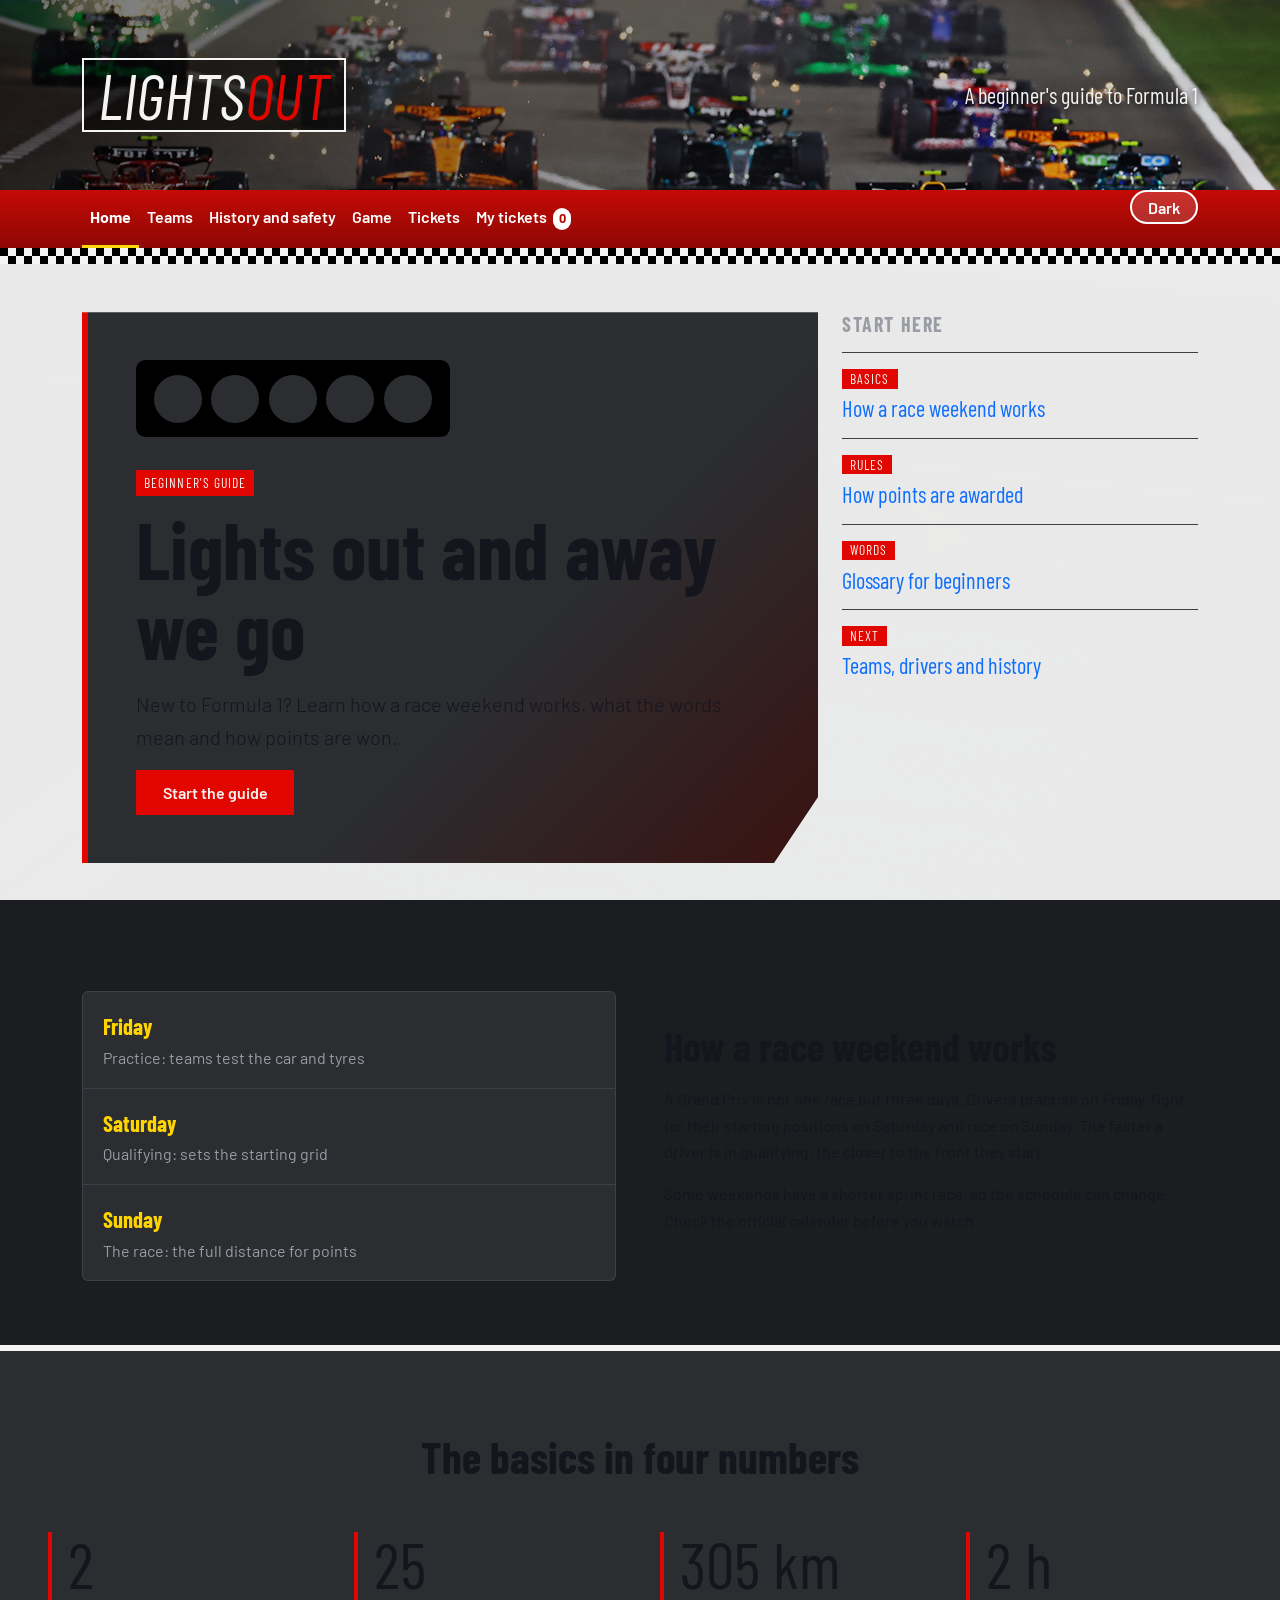
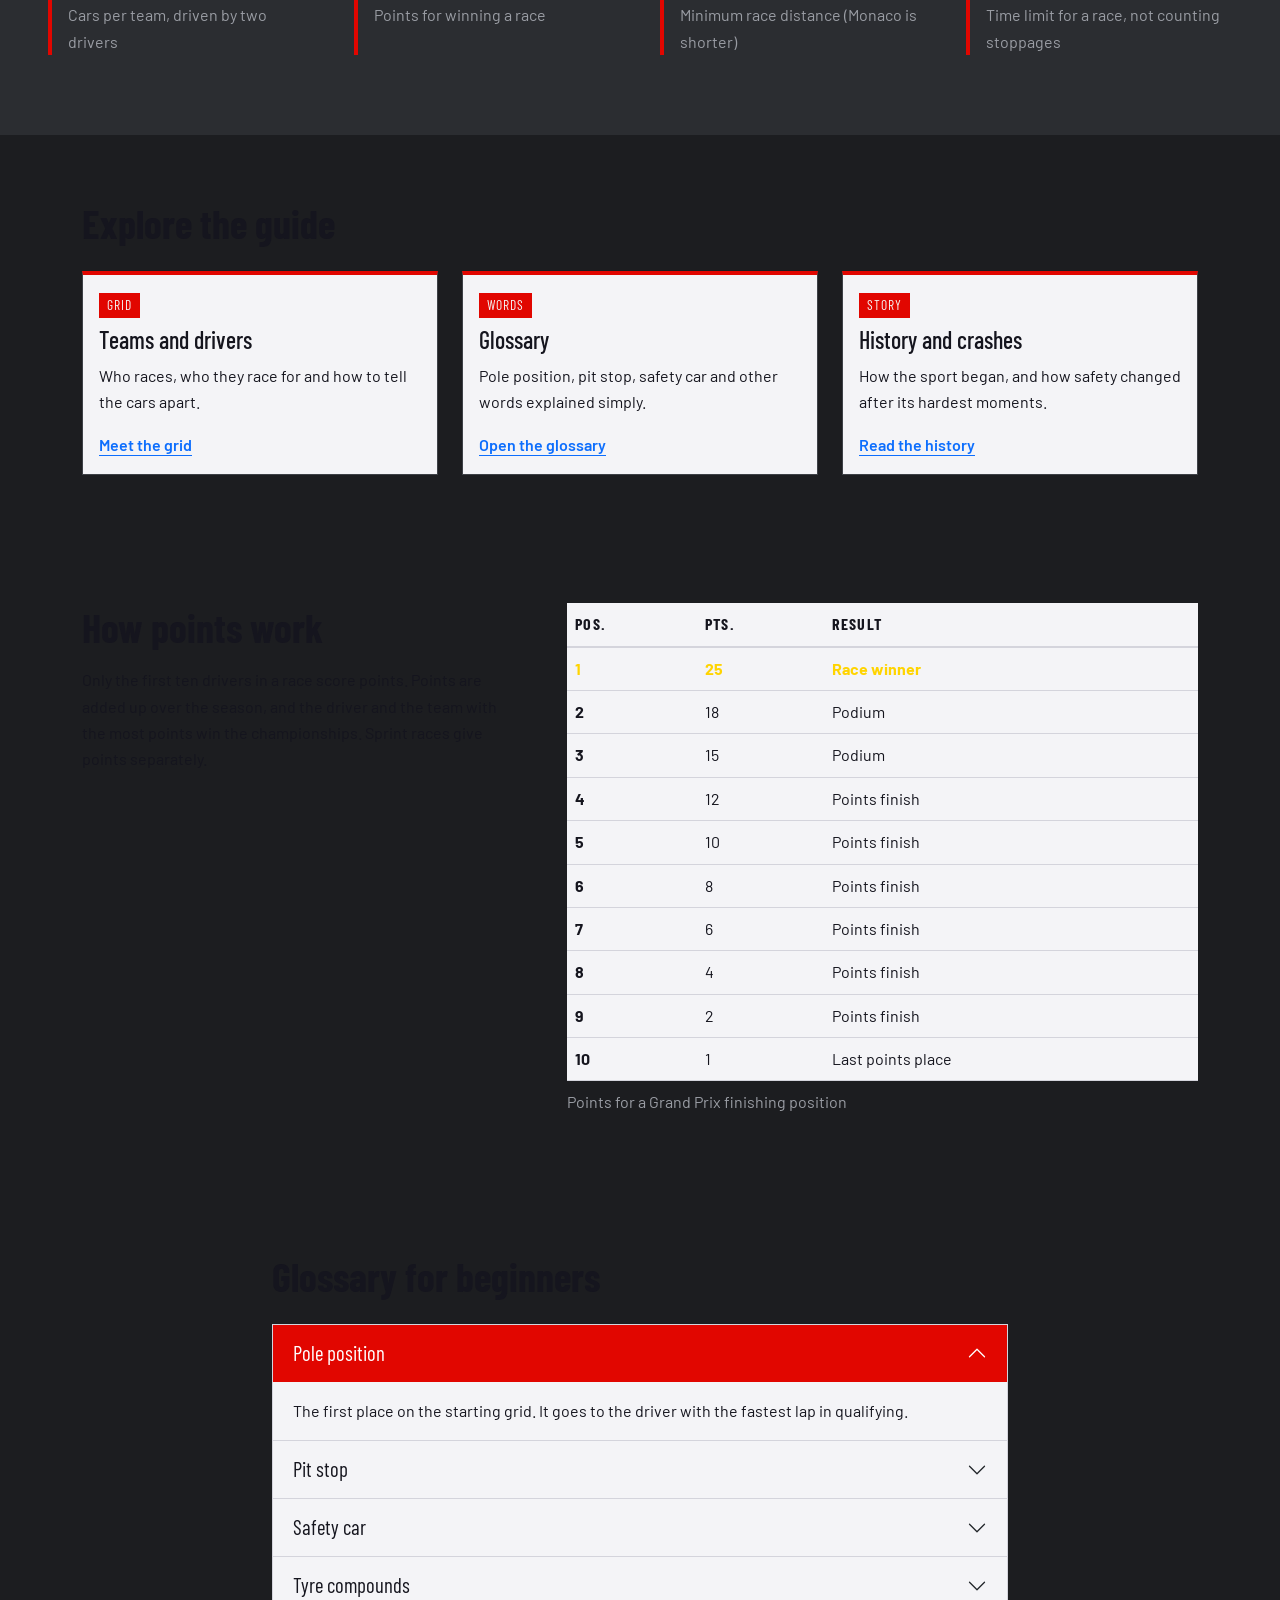
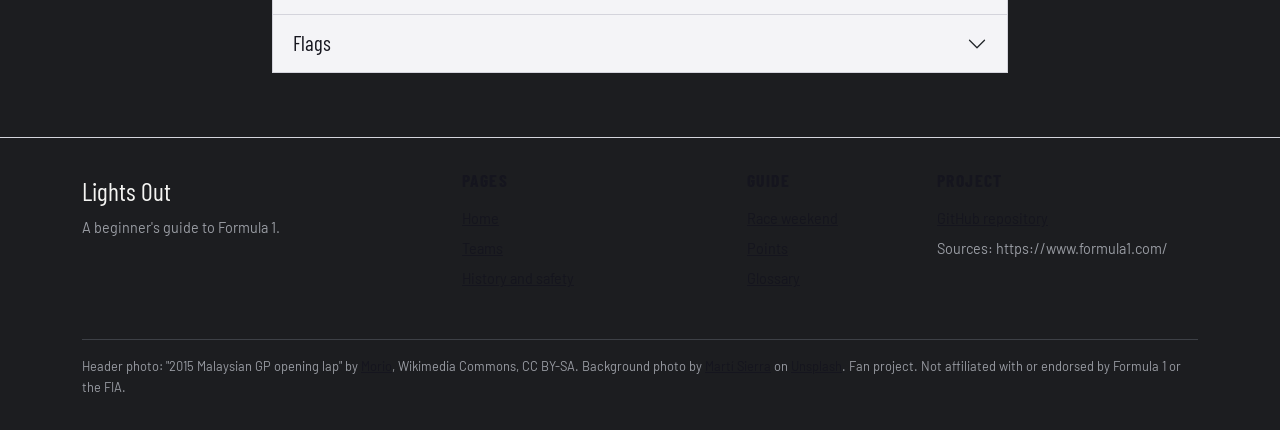
<file: index.html>
<!DOCTYPE html>
<html lang="en" >
<head>
  <meta charset="UTF-8">
  <meta name="viewport" content="width=device-width, initial-scale=1">
  <title>Lights Out | A beginner's guide to Formula 1</title>
  <link rel="icon" href="icon.webp" type="image/png">
  <link rel="apple-touch-icon" href="icon.webp">
  <link rel="preconnect" href="https://fonts.googleapis.com">
  <link rel="preconnect" href="https://fonts.gstatic.com" crossorigin>
  <link href="https://fonts.googleapis.com/css2?family=Barlow+Condensed:wght@600;700&family=Barlow:wght@400;600&display=swap" rel="stylesheet">
  <!-- Bootstrap first, own CSS after it so it can override -->
  <link href="https://cdn.jsdelivr.net/npm/bootstrap@5.3.3/dist/css/bootstrap.min.css" rel="stylesheet">
  <link href="css/theme.css" rel="stylesheet">   <!-- перед style.css -->
  <link href="css/style.css" rel="stylesheet">
  <link href="css/app.css" rel="stylesheet">
  <link href="css/theme-fixes.css" rel="stylesheet">
  <script src="js/theme.js"></script>             <!-- в head, без defer -->
</head>
<body>


<header class="banner">
  <div class="container d-flex align-items-center justify-content-between">
    <a class="logo" href="index.html">Lights<span>Out</span></a>

    <p class="banner-note d-none d-md-block mb-0">A beginner's guide to Formula 1</p>
  </div>
</header>


<nav class="navbar navbar-expand-md site-nav sticky-top">
  <div class="container">
    <button class="navbar-toggler ms-auto" type="button" data-bs-toggle="collapse" data-bs-target="#mainMenu"
            aria-controls="mainMenu" aria-expanded="false" aria-label="Toggle navigation">
      <span class="navbar-toggler-icon"></span>
    </button>
    <div class="collapse navbar-collapse" id="mainMenu">
      <ul class="navbar-nav w-100">
        <li class="nav-item"><a class="nav-link active" aria-current="page" href="index.html">Home</a></li>
        <li class="nav-item"><a class="nav-link" href="teams.html">Teams</a></li>
        <li class="nav-item"><a class="nav-link" href="history.html">History and safety</a></li>
        <li class="nav-item"><a class="nav-link" href="play.html">Game</a></li> 
        <li class="nav-item"><a class="nav-link" href="tickets.html">Tickets</a></li>
        <li class="nav-item"><a class="nav-link" href="mytickets.html">My tickets <span class="nav-count" data-bookings-count>0</span></a></li>
      </ul>
    </div>
  </div>
</nav>
<div class="flag-strip" aria-hidden="true"></div>

<main id="top">


  <header class="hero">
    <div class="container">
      <div class="row g-4">
        <div class="col-12 col-lg-8">
          <div class="feature">
            <div class="lights" aria-hidden="true">
              <span style="--i:0"></span><span style="--i:1"></span><span style="--i:2"></span>
              <span style="--i:3"></span><span style="--i:4"></span>
            </div>
            <span class="tag">Beginner's guide</span>
            <h1 class="hero-title">Lights out and away we go</h1>
            <p class="lead">New to Formula 1? Learn how a race weekend works, what the words mean and how points are won.</p>
            <a href="#weekend" class="btn btn-race">Start the guide</a>
 
            <p class="scroll-hint d-md-none mt-4 mb-0">Scroll down to continue</p>
          </div>
        </div>
        <div class="col-12 col-lg-4">
          <h2 class="list-title">Start here</h2>
          <ul class="feature-list list-unstyled">
            <li><a href="#weekend"><span class="tag">Basics</span>How a race weekend works</a></li>
            <li><a href="#points"><span class="tag">Rules</span>How points are awarded</a></li>
            <li><a href="#terms"><span class="tag">Words</span>Glossary for beginners</a></li>
            <li><a href="#explore"><span class="tag">Next</span>Teams, drivers and history</a></li>
          </ul>
        </div>
      </div>
    </div>
  </header>

  
  <section id="weekend" class="section">
    <div class="container">
      <div class="row align-items-center gy-5 gx-md-5">
        <div class="col-12 col-md-6">
          <h2>How a race weekend works</h2>
          <p>A Grand Prix is not one race but three days. Drivers practise on Friday, fight for their starting
            positions on Saturday and race on Sunday. The faster a driver is in qualifying, the closer to the
            front they start.</p>
          <p>Some weekends have a shorter sprint race, so the schedule can change. Check the official calendar
            before you watch.</p>
        </div>
        <div class="col-12 col-md-6 order-md-first">
          <ul class="list-group schedule">
            <li class="list-group-item"><strong>Friday</strong><span>Practice: teams test the car and tyres</span></li>
            <li class="list-group-item"><strong>Saturday</strong><span>Qualifying: sets the starting grid</span></li>
            <li class="list-group-item"><strong>Sunday</strong><span>The race: the full distance for points</span></li>
          </ul>
        </div>
      </div>
    </div>
  </section>


  <section id="facts" class="facts">
    <div class="facts-inner">
      <h2 class="facts-title">The basics in four numbers</h2>
      <div class="facts-grid">
        <article class="fact">
          <p class="fact-value">2</p>
          <p class="fact-label">Cars per team, driven by two drivers</p>
        </article>
        <article class="fact">
          <p class="fact-value">25</p>
          <p class="fact-label">Points for winning a race</p>
        </article>
        <article class="fact">
          <p class="fact-value">305 km</p>
          <p class="fact-label">Minimum race distance (Monaco is shorter)</p>
        </article>
        <article class="fact">
          <p class="fact-value">2 h</p>
          <p class="fact-label">Time limit for a race, not counting stoppages</p>
        </article>
      </div>
    </div>
  </section>


  <section id="explore" class="section">
    <div class="container">
      <h2 class="mb-4">Explore the guide</h2>
      <div class="row row-cols-1 row-cols-md-2 row-cols-lg-3 g-4">
        <div class="col">
          <div class="card race-card h-100">
            <div class="card-body">
              <span class="tag">Grid</span>
              <h3 class="card-title h4 mt-2">Teams and drivers</h3>
              <p class="card-text">Who races, who they race for and how to tell the cars apart.</p>
              <a href="teams.html" class="stretched-link">Meet the grid</a>
            </div>
          </div>
        </div>
        <div class="col">
          <div class="card race-card h-100">
            <div class="card-body">
              <span class="tag">Words</span>
              <h3 class="card-title h4 mt-2">Glossary</h3>
              <p class="card-text">Pole position, pit stop, safety car and other words explained simply.</p>
              <a href="#terms" class="stretched-link">Open the glossary</a>
            </div>
          </div>
        </div>
        <div class="col">
          <div class="card race-card h-100">
            <div class="card-body">
              <span class="tag">Story</span>
              <h3 class="card-title h4 mt-2">History and crashes</h3>
              <p class="card-text">How the sport began, and how safety changed after its hardest moments.</p>
              <a href="history.html" class="stretched-link">Read the history</a>
            </div>
          </div>
        </div>
      </div>
    </div>
  </section>

 
  <section id="points" class="section">
    <div class="container">
      <div class="row gy-5 gx-md-5">
        <div class="col-12 col-lg-5">
          <h2>How points work</h2>
          <p>Only the first ten drivers in a race score points. Points are added up over the season, and the driver
            and the team with the most points win the championships. Sprint races give points separately.</p>
        </div>
        <div class="col-12 col-lg-7">
          <div class="table-responsive">
            <table class="table data-table rank align-middle mb-0">
              <caption>Points for a Grand Prix finishing position</caption>
              <thead><tr><th scope="col">Pos.</th><th scope="col">Pts.</th><th scope="col">Result</th></tr></thead>
              <tbody>
            <tr><th scope="row">1</th><td>25</td><td>Race winner</td></tr>
            <tr><th scope="row">2</th><td>18</td><td>Podium</td></tr>
            <tr><th scope="row">3</th><td>15</td><td>Podium</td></tr>
            <tr><th scope="row">4</th><td>12</td><td>Points finish</td></tr>
            <tr><th scope="row">5</th><td>10</td><td>Points finish</td></tr>
            <tr><th scope="row">6</th><td>8</td><td>Points finish</td></tr>
            <tr><th scope="row">7</th><td>6</td><td>Points finish</td></tr>
            <tr><th scope="row">8</th><td>4</td><td>Points finish</td></tr>
            <tr><th scope="row">9</th><td>2</td><td>Points finish</td></tr>
            <tr><th scope="row">10</th><td>1</td><td>Last points place</td></tr>
              </tbody>
            </table>
          </div>
        </div>
      </div>
    </div>
  </section>


  <section id="terms" class="section">
    <div class="container">
      <div class="row justify-content-center">
        <div class="col-12 col-lg-8">
          <h2 class="mb-4">Glossary for beginners</h2>
          <div class="accordion" id="termList">
            <div class="accordion-item">
              <h3 class="accordion-header">
                <button class="accordion-button" type="button" data-bs-toggle="collapse" data-bs-target="#t1"
                        aria-expanded="true" aria-controls="t1">Pole position</button>
              </h3>
              <div id="t1" class="accordion-collapse collapse show" data-bs-parent="#termList">
                <div class="accordion-body">The first place on the starting grid. It goes to the driver with the fastest lap in qualifying.</div>
              </div>
            </div>
            <div class="accordion-item">
              <h3 class="accordion-header">
                <button class="accordion-button collapsed" type="button" data-bs-toggle="collapse" data-bs-target="#t2"
                        aria-expanded="false" aria-controls="t2">Pit stop</button>
              </h3>
              <div id="t2" class="accordion-collapse collapse" data-bs-parent="#termList">
                <div class="accordion-body">A quick visit to the pit lane to change tyres. The best crews do it in about two seconds.</div>
              </div>
            </div>
            <div class="accordion-item">
              <h3 class="accordion-header">
                <button class="accordion-button collapsed" type="button" data-bs-toggle="collapse" data-bs-target="#t3"
                        aria-expanded="false" aria-controls="t3">Safety car</button>
              </h3>
              <div id="t3" class="accordion-collapse collapse" data-bs-parent="#termList">
                <div class="accordion-body">A car that leads the field at reduced speed after an accident, so marshals can work safely. Overtaking is not allowed.</div>
              </div>
            </div>
            <div class="accordion-item">
              <h3 class="accordion-header">
                <button class="accordion-button collapsed" type="button" data-bs-toggle="collapse" data-bs-target="#t4"
                        aria-expanded="false" aria-controls="t4">Tyre compounds</button>
              </h3>
              <div id="t4" class="accordion-collapse collapse" data-bs-parent="#termList">
                <div class="accordion-body">Soft tyres are fast but wear out quickly, hard tyres last longer but are slower, and medium sit in between. Strategy is choosing when to switch.</div>
              </div>
            </div>
            <div class="accordion-item">
              <h3 class="accordion-header">
                <button class="accordion-button collapsed" type="button" data-bs-toggle="collapse" data-bs-target="#t5"
                        aria-expanded="false" aria-controls="t5">Flags</button>
              </h3>
              <div id="t5" class="accordion-collapse collapse" data-bs-parent="#termList">
                <div class="accordion-body">Yellow means danger ahead, red stops the session, and the chequered flag ends the race.</div>
              </div>
            </div>
          </div>
        </div>
      </div>
    </div>
  </section>
</main>

<footer class="site-footer">
  <div class="container">
    <div class="row gy-4">
      <div class="col-12 col-md-4"><p class="footer-brand">Lights Out</p><p class="mb-0">A beginner's guide to Formula 1.</p></div>
      <div class="col-6 col-md-3"><h2 class="footer-title">Pages</h2>
        <ul class="list-unstyled"><li><a href="index.html">Home</a></li><li><a href="teams.html">Teams</a></li><li><a href="history.html">History and safety</a></li></ul></div>
      <div class="col-6 col-md-2"><h2 class="footer-title">Guide</h2>
        <ul class="list-unstyled"><li><a href="index.html#weekend">Race weekend</a></li><li><a href="index.html#points">Points</a></li><li><a href="index.html#terms">Glossary</a></li></ul></div>
      <div class="col-12 col-md-3"><h2 class="footer-title">Project</h2>
        <ul class="list-unstyled"><li><a href="https://github.com/ruzaisembekova815-oss/web_mid">GitHub repository</a></li><li>Sources: https://www.formula1.com/</li></ul></div>
    </div>
    <p class="legal mb-0">Header photo: "2015 Malaysian GP opening lap" by <a href="https://commons.wikimedia.org/wiki/File:2015_Malaysian_GP_opening_lap.jpg">Morio</a>, Wikimedia Commons, CC BY-SA. Background photo by <a href="https://unsplash.com/@martisierraa">Martí Sierra</a> on <a href="https://unsplash.com/photos/a-red-and-yellow-race-car-driving-down-a-race-track-8zs2Co614PQ">Unsplash</a>. Fan project. Not affiliated with or endorsed by Formula 1 or the FIA.</p>
  </div>
</footer>

<script src="https://cdn.jsdelivr.net/npm/bootstrap@5.3.3/dist/js/bootstrap.bundle.min.js"></script>
<script src="https://code.jquery.com/jquery-3.7.1.min.js"></script>
<script src="js/effects.js"></script>
</body>
</html>
</file>
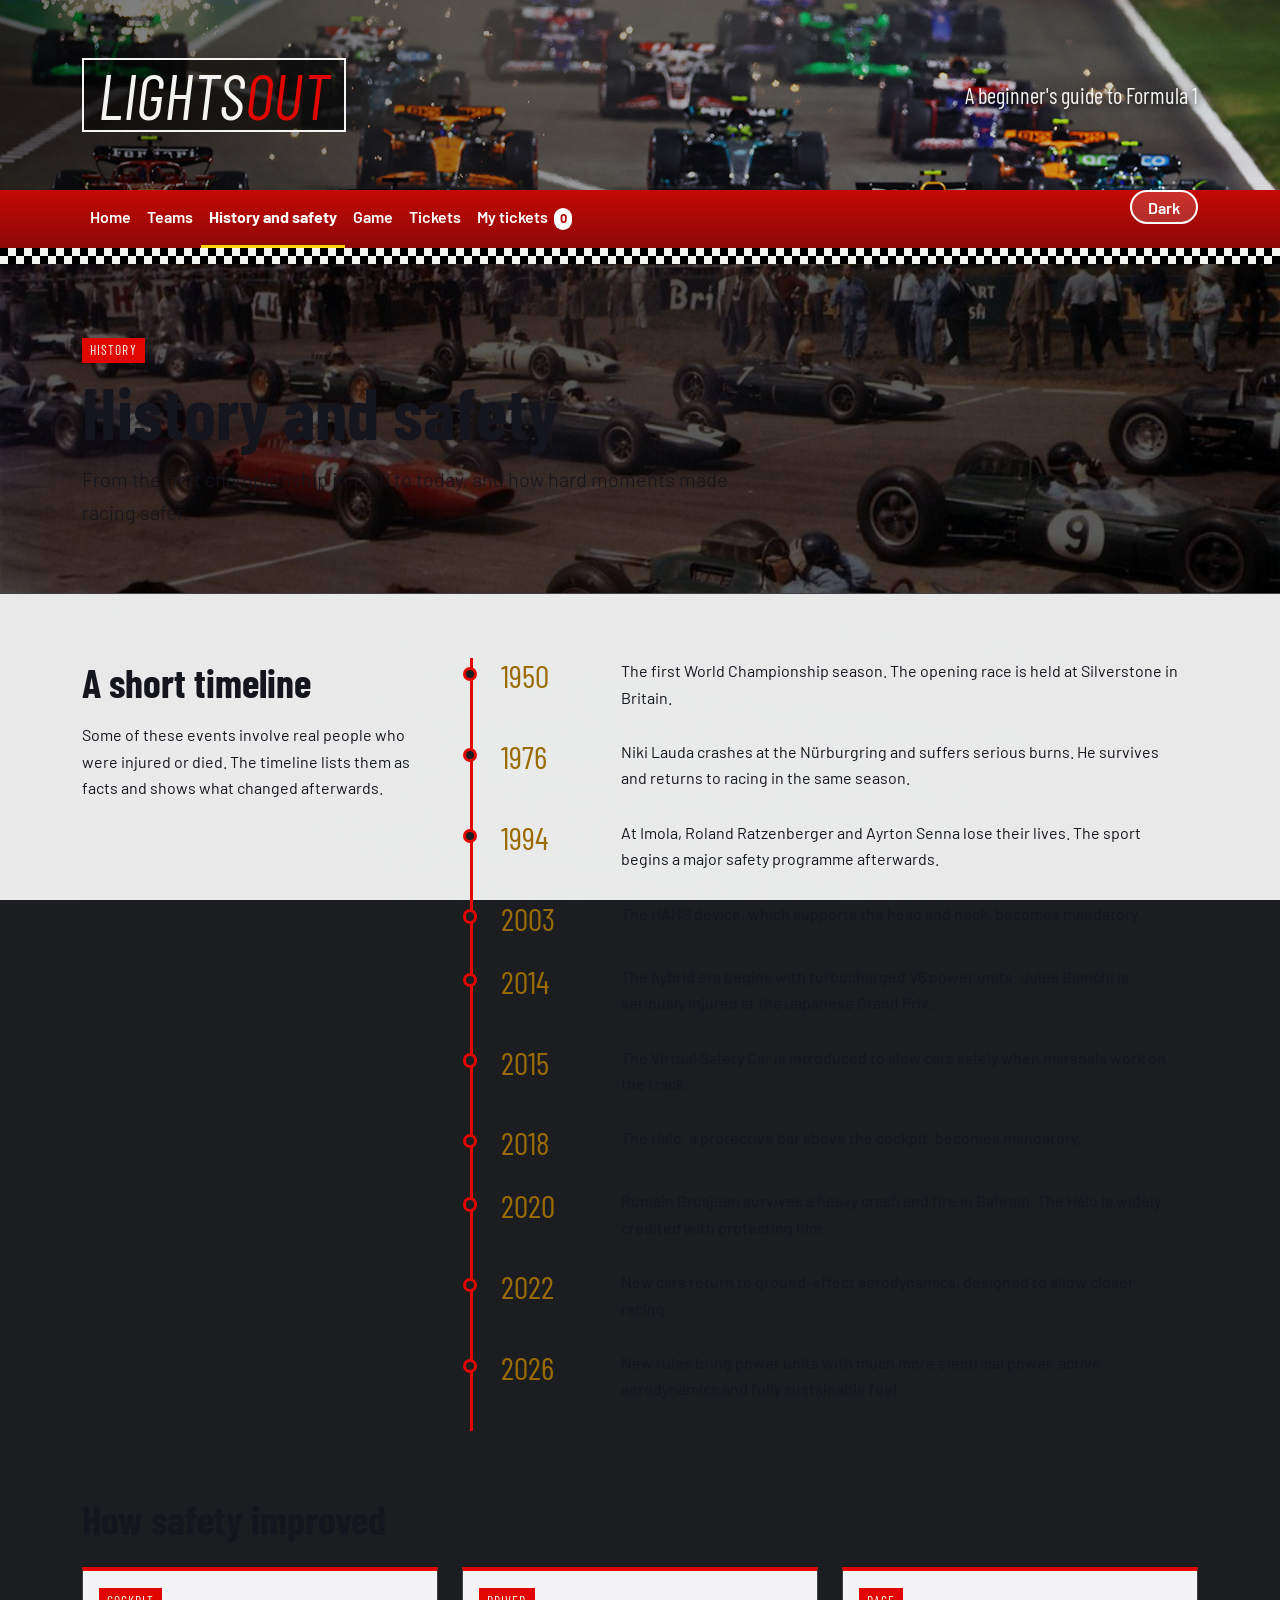
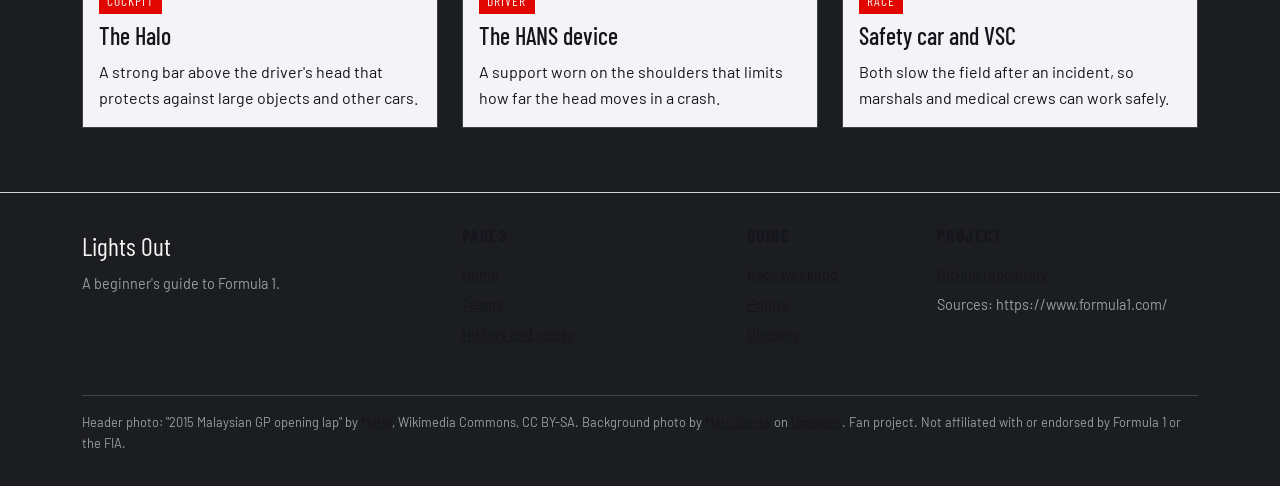
<file: history.html>
<!DOCTYPE html>
<html lang="en" >
<head>
  <meta charset="UTF-8">
  <meta name="viewport" content="width=device-width, initial-scale=1">
  <title>History and safety | Lights Out</title>
  <link rel="icon" href="icon.webp" type="image/png">
  <link rel="apple-touch-icon" href="icon.webp">
  <link rel="preconnect" href="https://fonts.googleapis.com">
  <link rel="preconnect" href="https://fonts.gstatic.com" crossorigin>
  <link href="https://fonts.googleapis.com/css2?family=Barlow+Condensed:wght@600;700&family=Barlow:wght@400;600&display=swap" rel="stylesheet">
  <link href="https://cdn.jsdelivr.net/npm/bootstrap@5.3.3/dist/css/bootstrap.min.css" rel="stylesheet">
  <link href="css/theme.css" rel="stylesheet">   <!-- перед style.css -->
  <link href="css/style.css" rel="stylesheet">
  <link href="css/app.css" rel="stylesheet">
  <link href="css/theme-fixes.css" rel="stylesheet">
  <script src="js/theme.js"></script>             <!-- в head, без defer -->
</head>
<body>

<header class="banner">
  <div class="container d-flex align-items-center justify-content-between">
    <a class="logo" href="index.html">Lights<span>Out</span></a>
    <p class="banner-note d-none d-md-block mb-0">A beginner's guide to Formula 1</p>
  </div>
</header>

<nav class="navbar navbar-expand-md site-nav sticky-top">
  <div class="container">
    <button class="navbar-toggler ms-auto" type="button" data-bs-toggle="collapse" data-bs-target="#mainMenu"
            aria-controls="mainMenu" aria-expanded="false" aria-label="Toggle navigation">
      <span class="navbar-toggler-icon"></span>
    </button>
    <div class="collapse navbar-collapse" id="mainMenu">
      <ul class="navbar-nav w-100">
        <li class="nav-item"><a class="nav-link" href="index.html">Home</a></li>
        <li class="nav-item"><a class="nav-link" href="teams.html">Teams</a></li>
        <li class="nav-item"><a class="nav-link active" aria-current="page" href="history.html">History and safety</a></li>
        <li class="nav-item"><a class="nav-link" href="play.html">Game</a></li> 
        <li class="nav-item"><a class="nav-link" href="tickets.html">Tickets</a></li>
        <li class="nav-item"><a class="nav-link" href="mytickets.html">My tickets <span class="nav-count" data-bookings-count>0</span></a></li>
      </ul>
    </div>
  </div>
</nav>
<div class="flag-strip" aria-hidden="true"></div>

<main id="top">
  <header class="page-hero page-hero--history">
    <div class="container">
      <span class="tag">History</span>
      <h1>History and safety</h1>
      <p class="lead">From the first championship in 1950 to today, and how hard moments made racing safer.</p>
    </div>
  </header>

  <section class="section">
    <div class="container">
      <div class="row gy-5 gx-md-5">
        <div class="col-12 col-lg-4">
          <h2>A short timeline</h2>
          <p>Some of these events involve real people who were injured or died. The timeline lists them as facts and shows what changed afterwards.</p>
        </div>
        <div class="col-12 col-lg-8">
          <ol class="timeline">
        <li><span class="timeline-year">1950</span><p>The first World Championship season. The opening race is held at Silverstone in Britain.</p></li>
        <li><span class="timeline-year">1976</span><p>Niki Lauda crashes at the Nürburgring and suffers serious burns. He survives and returns to racing in the same season.</p></li>
        <li><span class="timeline-year">1994</span><p>At Imola, Roland Ratzenberger and Ayrton Senna lose their lives. The sport begins a major safety programme afterwards.</p></li>
        <li><span class="timeline-year">2003</span><p>The HANS device, which supports the head and neck, becomes mandatory.</p></li>
        <li><span class="timeline-year">2014</span><p>The hybrid era begins with turbocharged V6 power units. Jules Bianchi is seriously injured at the Japanese Grand Prix.</p></li>
        <li><span class="timeline-year">2015</span><p>The Virtual Safety Car is introduced to slow cars safely when marshals work on the track.</p></li>
        <li><span class="timeline-year">2018</span><p>The Halo, a protective bar above the cockpit, becomes mandatory.</p></li>
        <li><span class="timeline-year">2020</span><p>Romain Grosjean survives a heavy crash and fire in Bahrain. The Halo is widely credited with protecting him.</p></li>
        <li><span class="timeline-year">2022</span><p>New cars return to ground-effect aerodynamics, designed to allow closer racing.</p></li>
        <li><span class="timeline-year">2026</span><p>New rules bring power units with much more electrical power, active aerodynamics and fully sustainable fuel.</p></li>
          </ol>
        </div>
      </div>
    </div>
  </section>

  <section class="section pt-0">
    <div class="container">
      <h2 class="mb-4">How safety improved</h2>
      <div class="row row-cols-1 row-cols-md-2 row-cols-lg-3 g-4">
        <div class="col"><div class="card race-card h-100"><div class="card-body">
          <span class="tag">Cockpit</span><h3 class="card-title h4 mt-2">The Halo</h3>
          <p class="card-text">A strong bar above the driver's head that protects against large objects and other cars.</p></div></div></div>
        <div class="col"><div class="card race-card h-100"><div class="card-body">
          <span class="tag">Driver</span><h3 class="card-title h4 mt-2">The HANS device</h3>
          <p class="card-text">A support worn on the shoulders that limits how far the head moves in a crash.</p></div></div></div>
        <div class="col"><div class="card race-card h-100"><div class="card-body">
          <span class="tag">Race</span><h3 class="card-title h4 mt-2">Safety car and VSC</h3>
          <p class="card-text">Both slow the field after an incident, so marshals and medical crews can work safely.</p></div></div></div>
      </div>
    </div>
  </section>

</main>

<footer class="site-footer">
  <div class="container">
    <div class="row gy-4">
      <div class="col-12 col-md-4"><p class="footer-brand">Lights Out</p><p class="mb-0">A beginner's guide to Formula 1.</p></div>
      <div class="col-6 col-md-3"><h2 class="footer-title">Pages</h2>
        <ul class="list-unstyled"><li><a href="index.html">Home</a></li><li><a href="teams.html">Teams</a></li><li><a href="history.html">History and safety</a></li></ul></div>
      <div class="col-6 col-md-2"><h2 class="footer-title">Guide</h2>
        <ul class="list-unstyled"><li><a href="index.html#weekend">Race weekend</a></li><li><a href="index.html#points">Points</a></li><li><a href="index.html#terms">Glossary</a></li></ul></div>
      <div class="col-12 col-md-3"><h2 class="footer-title">Project</h2>
        <ul class="list-unstyled"><li><a href="https://github.com/ruzaisembekova815-oss/web_mid">GitHub repository</a></li><li>Sources: https://www.formula1.com/</li></ul></div>
    </div>
    <p class="legal mb-0">Header photo: "2015 Malaysian GP opening lap" by <a href="https://commons.wikimedia.org/wiki/File:2015_Malaysian_GP_opening_lap.jpg">Morio</a>, Wikimedia Commons, CC BY-SA. Background photo by <a href="https://unsplash.com/@martisierraa">Martí Sierra</a> on <a href="https://unsplash.com/photos/a-red-and-yellow-race-car-driving-down-a-race-track-8zs2Co614PQ">Unsplash</a>. Fan project. Not affiliated with or endorsed by Formula 1 or the FIA.</p>
  </div>
</footer>

<script src="https://cdn.jsdelivr.net/npm/bootstrap@5.3.3/dist/js/bootstrap.bundle.min.js"></script>
<script src="https://code.jquery.com/jquery-3.7.1.min.js"></script>
<script src="js/effects.js"></script>
</body>
</html>
</file>
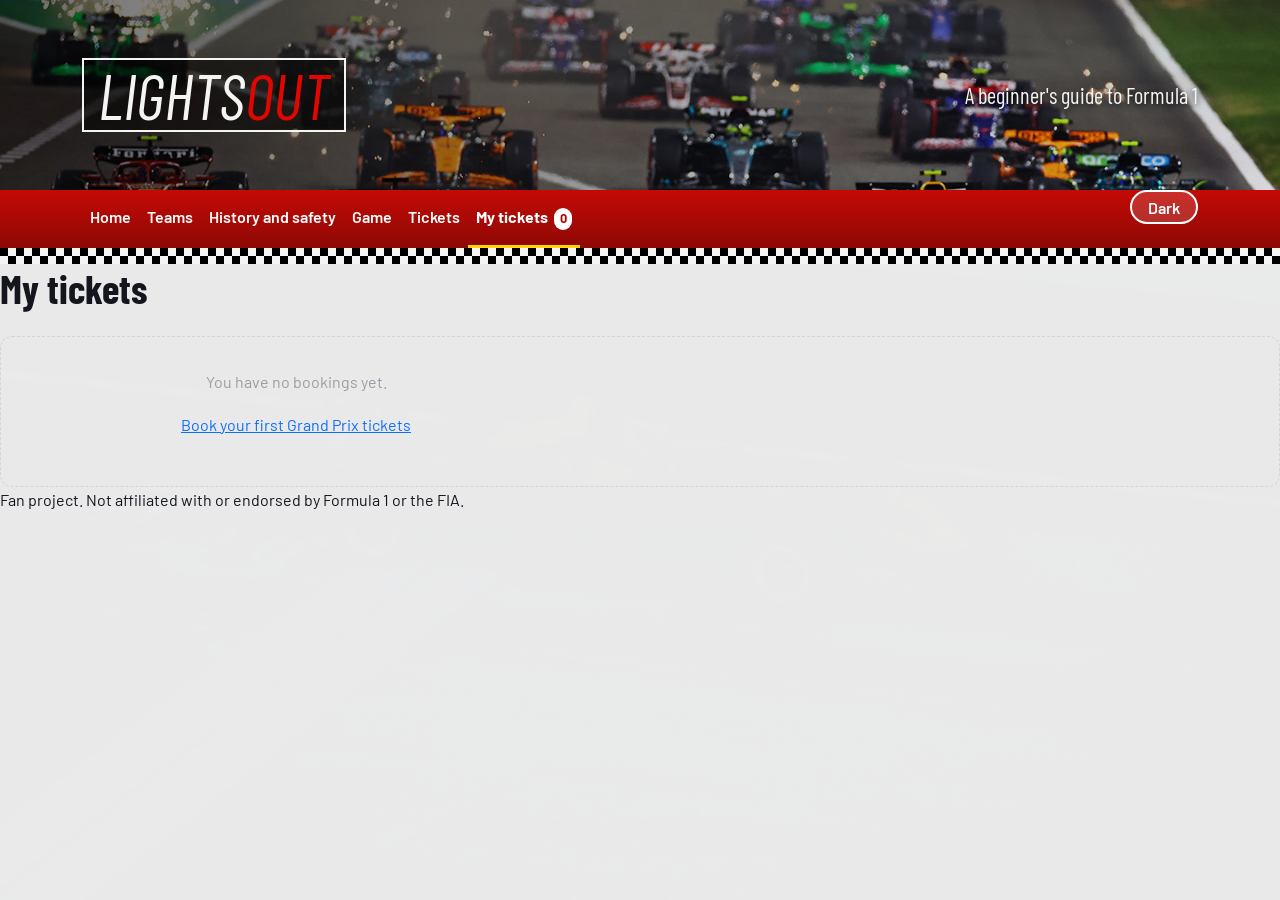
<file: mytickets.html>
<!DOCTYPE html>
<html lang="en">
<head>
<meta charset="UTF-8">
<meta name="viewport" content="width=device-width, initial-scale=1">
<title>Grand Prix tickets | Lights Out</title>
<link rel="icon" href="icon.webp" type="image/png">
<link rel="preconnect" href="https://fonts.googleapis.com">
<link rel="preconnect" href="https://fonts.gstatic.com" crossorigin>
<link href="https://fonts.googleapis.com/css2?family=Barlow+Condensed:wght@600;700&amp;family=Barlow:wght@400;600&amp;display=swap" rel="stylesheet">
<link href="https://cdn.jsdelivr.net/npm/bootstrap@5.3.3/dist/css/bootstrap.min.css" rel="stylesheet">
<link href="css/theme.css" rel="stylesheet">   <!-- перед style.css -->
<link href="css/style.css" rel="stylesheet">
<link href="css/app.css" rel="stylesheet">
<link href="css/theme-fixes.css" rel="stylesheet">
<script src="js/theme.js"></script> 
</head>
<body>
<header class="banner"><div class="container d-flex align-items-center justify-content-between">
<a class="logo" href="index.html">Lights<span>Out</span></a>
<p class="banner-note d-none d-md-block mb-0">A beginner's guide to Formula 1</p></div></header>
<nav class="navbar navbar-expand-md site-nav sticky-top"><div class="container">
<button class="navbar-toggler ms-auto" type="button" data-bs-toggle="collapse" data-bs-target="#mainMenu" aria-controls="mainMenu" aria-expanded="false" aria-label="Toggle navigation"><span class="navbar-toggler-icon"></span></button>
<div class="collapse navbar-collapse" id="mainMenu"><ul class="navbar-nav w-100"><li class="nav-item"><a class="nav-link" href="index.html">Home</a></li><li class="nav-item"><a class="nav-link" href="teams.html">Teams</a></li><li class="nav-item"><a class="nav-link" href="history.html">History and safety</a></li><li class="nav-item"><a class="nav-link" href="play.html">Game</a></li><li class="nav-item"><a class="nav-link " href="tickets.html" aria-current="page">Tickets</a></li><li class="nav-item"><a class="nav-link active" href="my-tickets.html">My tickets <span class="nav-count" data-bookings-count>0</span></a></li></ul></div></div></nav>
<div class="flag-strip" aria-hidden="true"></div>
  <main>
    <h1>My tickets</h1>

    <p id="tickets-summary" hidden>
      Tickets: <strong id="tickets-count">0</strong> |
      Total: <strong id="tickets-total">$0.00</strong>
    </p>

    <ul id="ticket-list" style="list-style:none;padding:0;display:grid;gap:1rem"></ul>

    <div id="tickets-empty" class="empty-state">
      <p>You have no bookings yet.</p>
      <p><a href="tickets.html">Book your first Grand Prix tickets</a></p>
    </div>

    <button type="button" id="clear-all" hidden>Clear all</button>
  </main>

  <footer>
    <!-- ADJUST: same footer with credits as on index.html -->
    <p>Fan project. Not affiliated with or endorsed by Formula 1 or the FIA.</p>
  </footer>

  <script src="js/booking.js"></script>
  <script src="js/mytickets.js"></script>
</body>
</html>
</file>
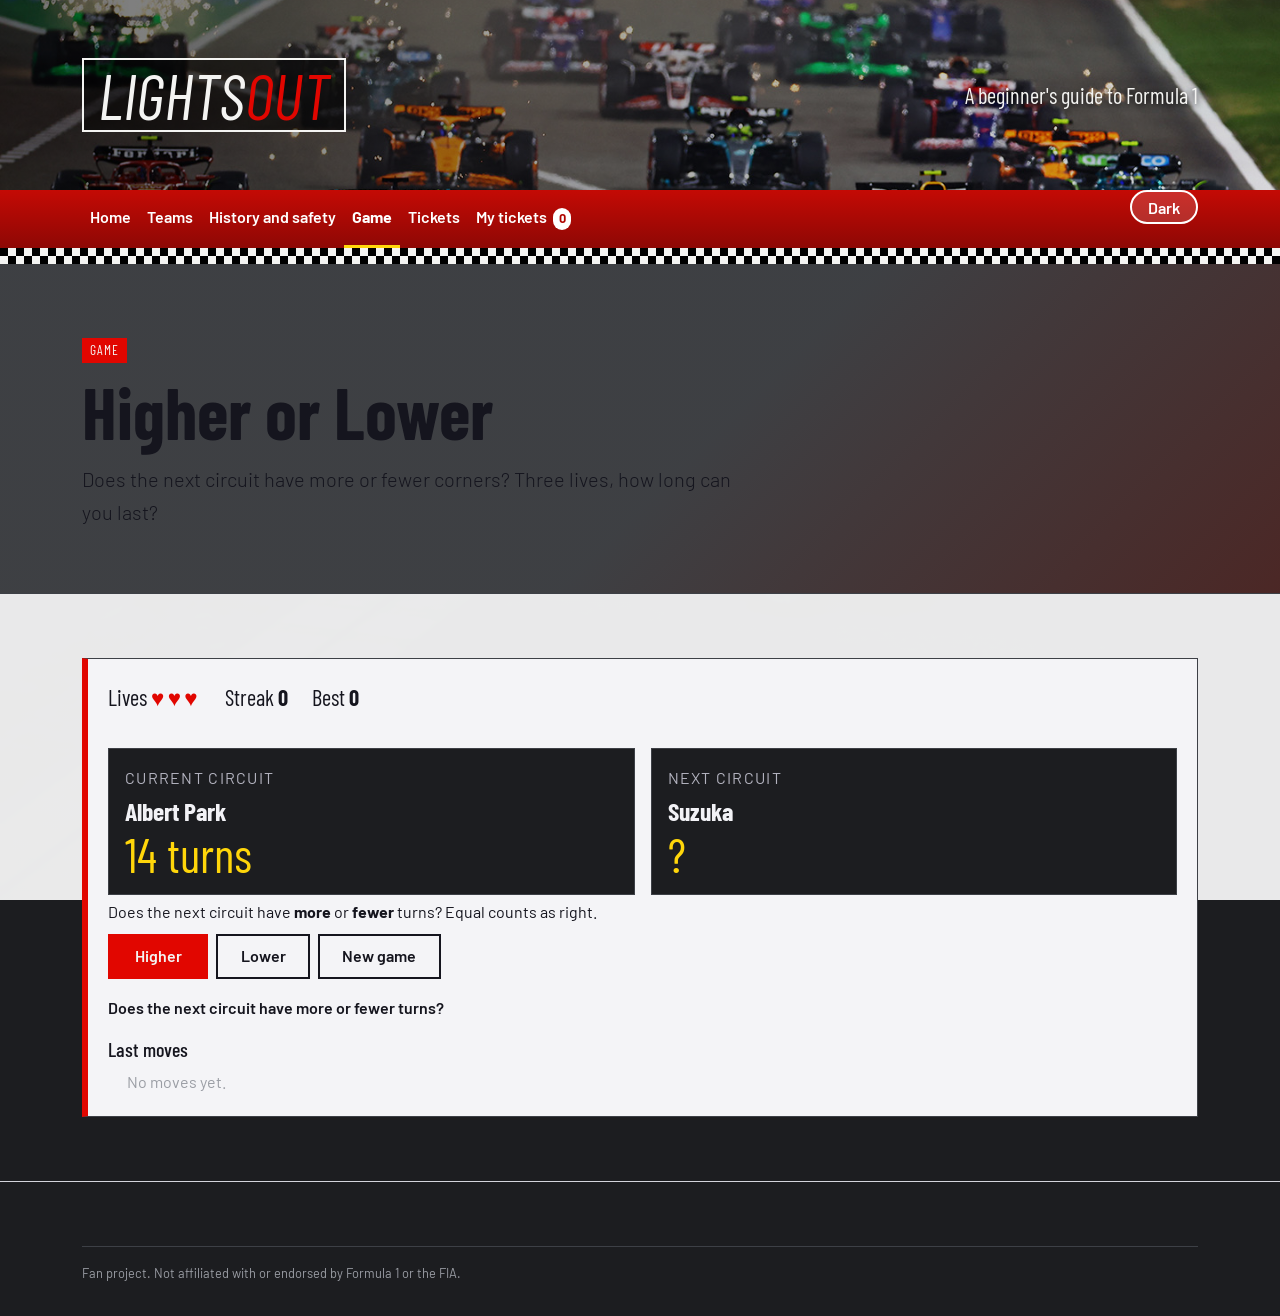
<file: play.html>
<!DOCTYPE html>
<html lang="en" >
<head>
<meta charset="UTF-8">
<meta name="viewport" content="width=device-width, initial-scale=1">
<title>Higher or Lower | Lights Out</title>
<link rel="icon" href="icon.webp" type="image/png">
<link rel="preconnect" href="https://fonts.googleapis.com">
<link rel="preconnect" href="https://fonts.gstatic.com" crossorigin>
<link href="https://fonts.googleapis.com/css2?family=Barlow+Condensed:wght@600;700&amp;family=Barlow:wght@400;600&amp;display=swap" rel="stylesheet">
<link href="https://cdn.jsdelivr.net/npm/bootstrap@5.3.3/dist/css/bootstrap.min.css" rel="stylesheet">
<link href="css/theme.css" rel="stylesheet">   <!-- перед style.css -->
<link href="css/style.css" rel="stylesheet">
<link href="css/app.css" rel="stylesheet">
<link href="css/theme-fixes.css" rel="stylesheet">
<script src="js/theme.js"></script>             <!-- в head, без defer -->
</head>
<body>
<header class="banner"><div class="container d-flex align-items-center justify-content-between">
<a class="logo" href="index.html">Lights<span>Out</span></a>
<p class="banner-note d-none d-md-block mb-0">A beginner's guide to Formula 1</p></div></header>
<nav class="navbar navbar-expand-md site-nav sticky-top"><div class="container">
<button class="navbar-toggler ms-auto" type="button" data-bs-toggle="collapse" data-bs-target="#mainMenu" aria-controls="mainMenu" aria-expanded="false" aria-label="Toggle navigation"><span class="navbar-toggler-icon"></span></button>
<div class="collapse navbar-collapse" id="mainMenu"><ul class="navbar-nav w-100"><li class="nav-item"><a class="nav-link" href="index.html">Home</a></li><li class="nav-item"><a class="nav-link" href="teams.html">Teams</a></li><li class="nav-item"><a class="nav-link" href="history.html">History and safety</a></li><li class="nav-item"><a class="nav-link active" href="play.html" aria-current="page">Game</a></li><li class="nav-item"><a class="nav-link" href="tickets.html">Tickets</a></li><li class="nav-item"><a class="nav-link" href="mytickets.html">My tickets <span class="nav-count" data-bookings-count>0</span></a></li></ul></div></div></nav>
<div class="flag-strip" aria-hidden="true"></div>
<main>
<header class="page-hero"><div class="container"><span class="tag">Game</span><h1>Higher or Lower</h1><p class="lead">Does the next circuit have more or fewer corners? Three lives, how long can you last?</p></div></header>
<section class="section"><div class="container">
<div id="game" class="panel">
 <div class="status">
  <p class="mb-0">Lives <span id="lives" class="lives"></span></p>
  <p class="mb-0">Streak <strong id="streak">0</strong></p>
  <p class="mb-0">Best <strong id="best">0</strong></p>
 </div>
 <div class="row g-3 my-1">
  <div class="col-md-6"><div class="circuit"><p class="label">Current circuit</p><h2 id="cur-name"></h2><p class="big" id="cur-value"></p></div></div>
  <div class="col-md-6"><div class="circuit"><p class="label">Next circuit</p><h2 id="next-name"></h2><p class="big" id="next-value">?</p></div></div>
 </div>
 <p class="mb-2">Does the next circuit have <strong>more</strong> or <strong>fewer</strong> turns? Equal counts as right.</p>
 <div id="controls" class="d-flex flex-wrap gap-2 mb-3">
  <button type="button" class="btn btn-race" data-guess="higher">Higher</button>
  <button type="button" class="btn btn-outline" data-guess="lower">Lower</button>
  <button type="button" class="btn btn-outline" id="restart">New game</button>
 </div>
 <p id="message" class="msg" role="status" aria-live="polite"></p>
 <h2 class="h5">Last moves</h2>
 <ol id="log" class="move-log"></ol>
</div>
</div></section>
</main>
<footer class="site-footer"><div class="container"><p class="legal mb-0">Fan project. Not affiliated with or endorsed by Formula 1 or the FIA.</p></div></footer>
<script src="https://cdn.jsdelivr.net/npm/bootstrap@5.3.3/dist/js/bootstrap.bundle.min.js"></script>
<script src="js/game.js" defer></script>
<script src="https://code.jquery.com/jquery-3.7.1.min.js"></script>
<script src="js/effects.js"></script>
</body>
</html>
</file>
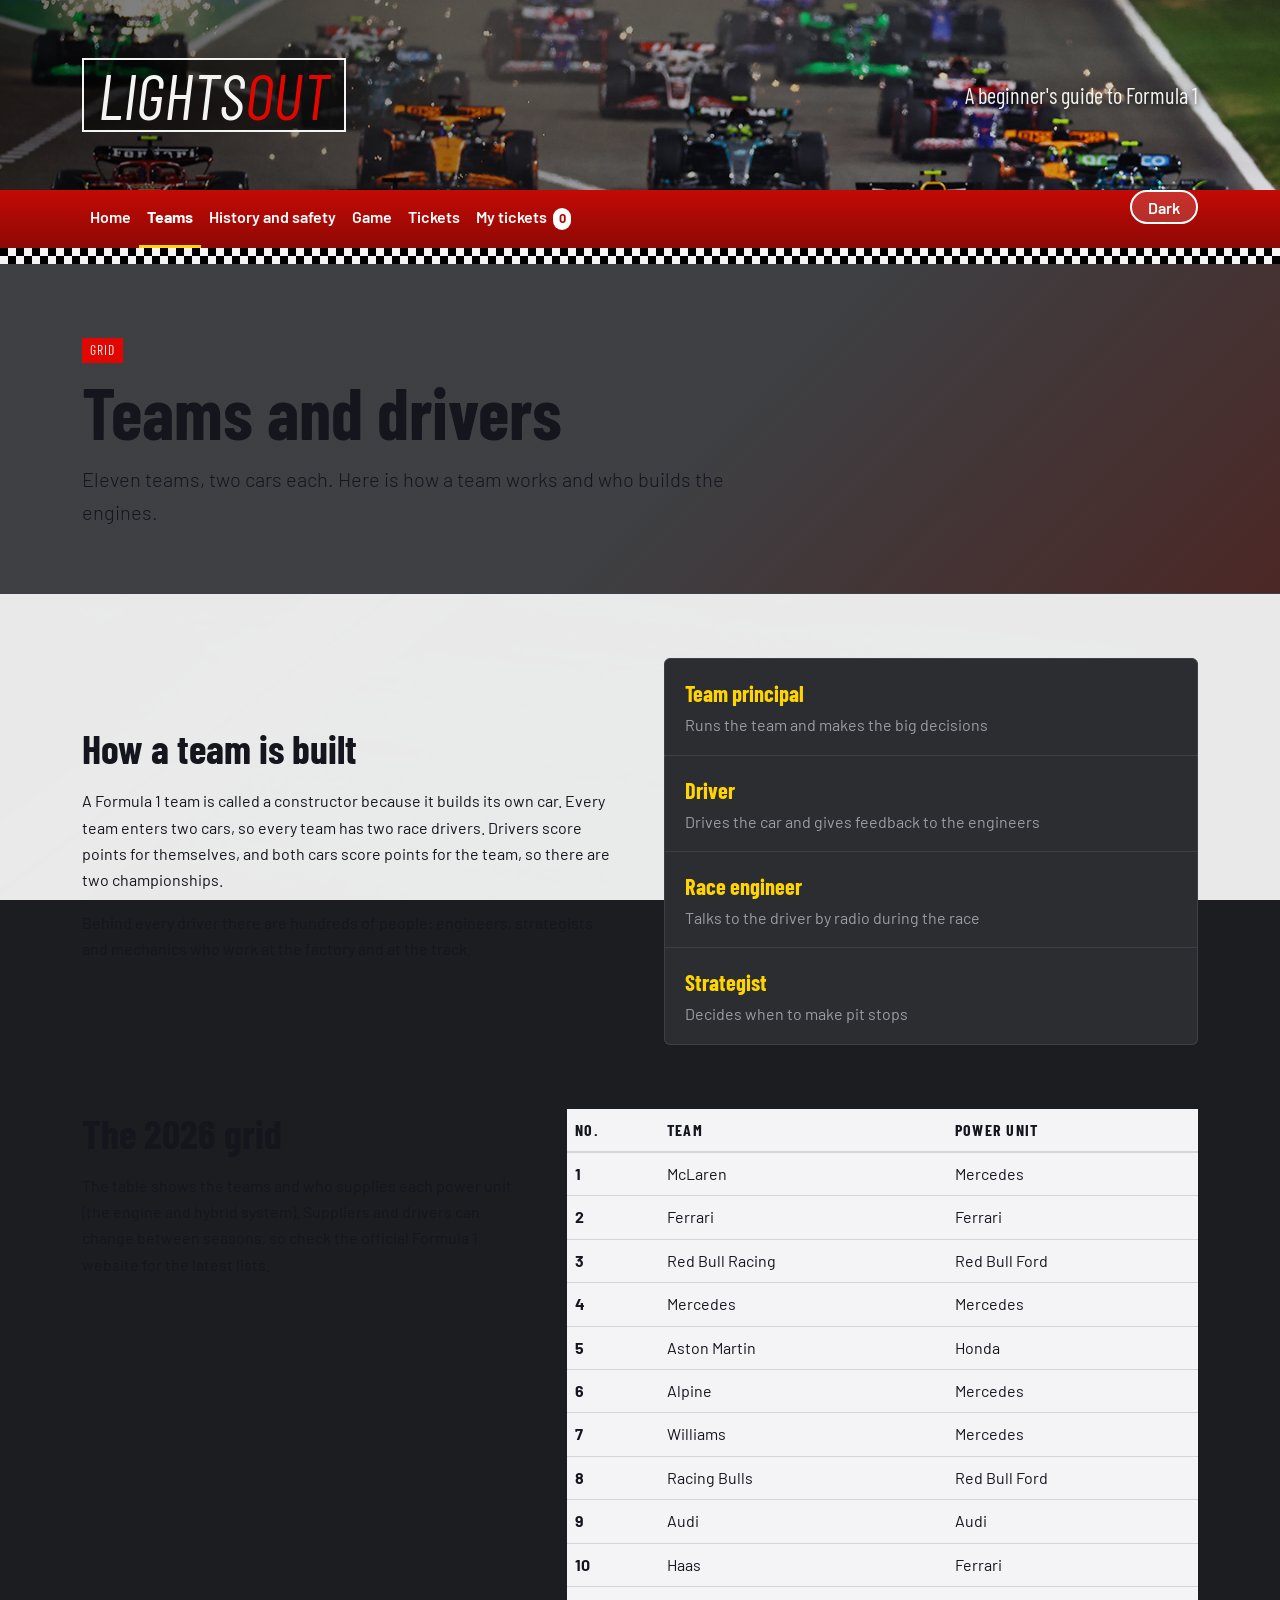
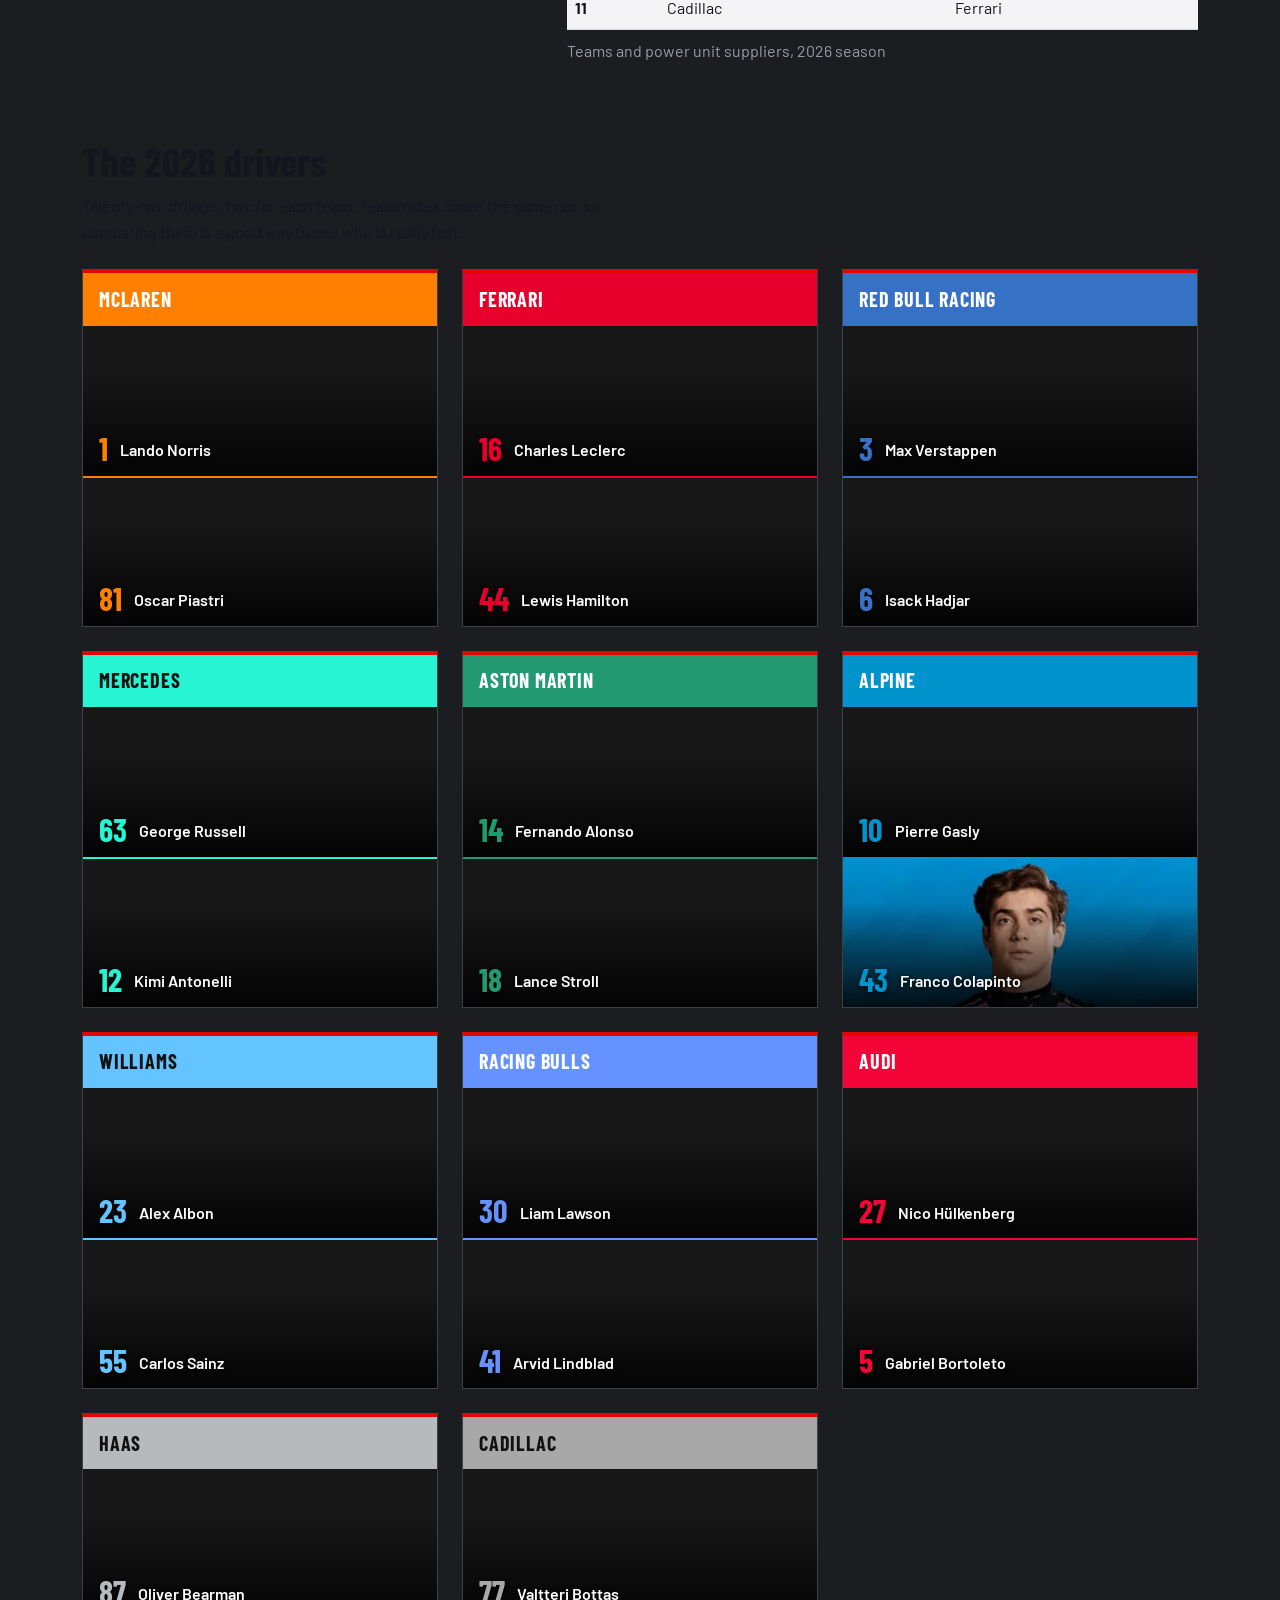
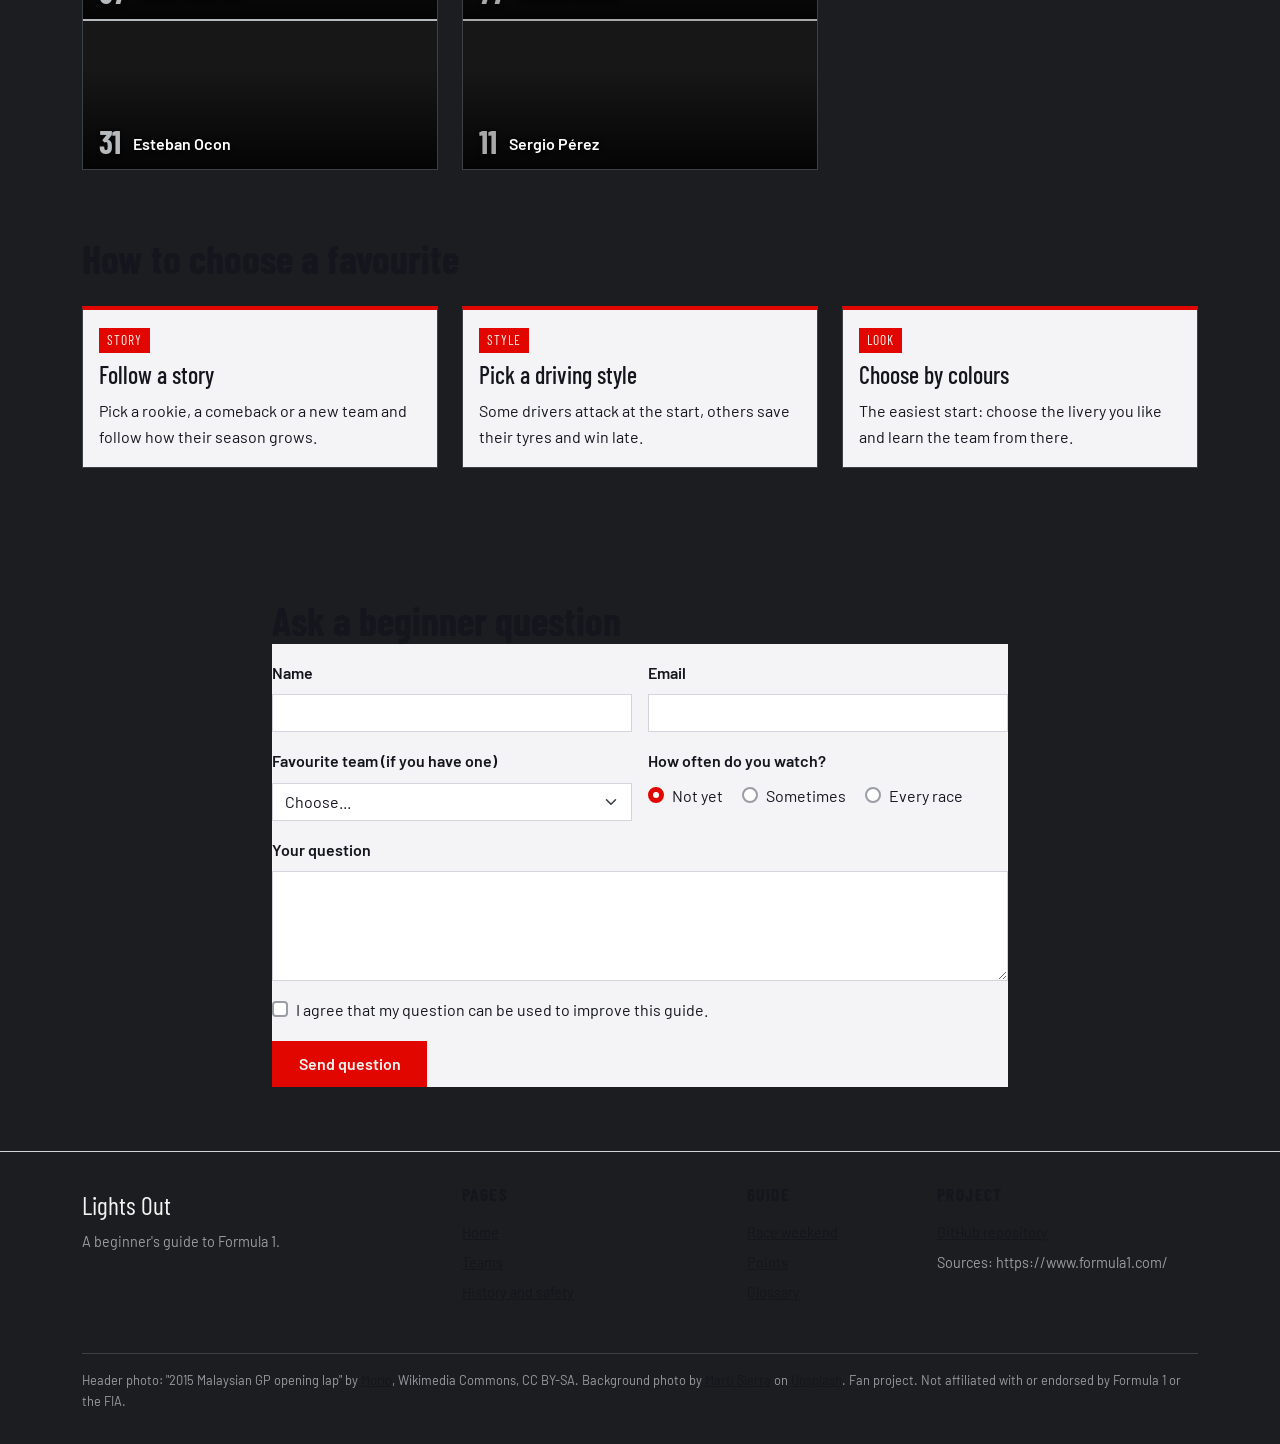
<file: teams.html>
<!DOCTYPE html>
<html lang="en" >
<head>
  <meta charset="UTF-8">
  <meta name="viewport" content="width=device-width, initial-scale=1">
  <title>Teams and drivers | Lights Out</title>
  <link rel="icon" href="icon.webp" type="image/png">
  <link rel="apple-touch-icon" href="icon.webp">
  <link rel="preconnect" href="https://fonts.googleapis.com">
  <link rel="preconnect" href="https://fonts.gstatic.com" crossorigin>
  <link href="https://fonts.googleapis.com/css2?family=Barlow+Condensed:wght@600;700&family=Barlow:wght@400;600&display=swap" rel="stylesheet">
  <link href="https://cdn.jsdelivr.net/npm/bootstrap@5.3.3/dist/css/bootstrap.min.css" rel="stylesheet">
  <link href="css/theme.css" rel="stylesheet">   <!-- перед style.css -->
  <link href="css/style.css" rel="stylesheet">
  <link href="css/app.css" rel="stylesheet">
  <link href="css/theme-fixes.css" rel="stylesheet">
  <script src="js/theme.js"></script>             <!-- в head, без defer -->
</head>
<body>

<header class="banner">
  <div class="container d-flex align-items-center justify-content-between">
    <a class="logo" href="index.html">Lights<span>Out</span></a>
    <p class="banner-note d-none d-md-block mb-0">A beginner's guide to Formula 1</p>
  </div>
</header>

<nav class="navbar navbar-expand-md site-nav sticky-top">
  <div class="container">
    <button class="navbar-toggler ms-auto" type="button" data-bs-toggle="collapse" data-bs-target="#mainMenu"
            aria-controls="mainMenu" aria-expanded="false" aria-label="Toggle navigation">
      <span class="navbar-toggler-icon"></span>
    </button>
    <div class="collapse navbar-collapse" id="mainMenu">
      <ul class="navbar-nav w-100">
        <li class="nav-item"><a class="nav-link" href="index.html">Home</a></li>
        <li class="nav-item"><a class="nav-link active" aria-current="page" href="teams.html">Teams</a></li>
        <li class="nav-item"><a class="nav-link" href="history.html">History and safety</a></li>
        <li class="nav-item"><a class="nav-link" href="play.html">Game</a></li> 
        <li class="nav-item"><a class="nav-link" href="tickets.html">Tickets</a></li>
        <li class="nav-item"><a class="nav-link" href="mytickets.html">My tickets <span class="nav-count" data-bookings-count>0</span></a></li>
      </ul>
    </div>
  </div>
</nav>
<div class="flag-strip" aria-hidden="true"></div>

<main id="top">
  <header class="page-hero">
    <div class="container">
      <span class="tag">Grid</span>
      <h1>Teams and drivers</h1>
      <p class="lead">Eleven teams, two cars each. Here is how a team works and who builds the engines.</p>
    </div>
  </header>

  <section class="section">
    <div class="container">
      <div class="row align-items-center gy-5 gx-md-5">
        <div class="col-12 col-md-6">
          <h2>How a team is built</h2>
          <p>A Formula 1 team is called a constructor because it builds its own car. Every team enters two cars, so every team has two race drivers. Drivers score points for themselves, and both cars score points for the team, so there are two championships.</p>
          <p>Behind every driver there are hundreds of people: engineers, strategists and mechanics who work at the factory and at the track.</p>
        </div>
        <div class="col-12 col-md-6">
          <ul class="list-group schedule">
            <li class="list-group-item"><strong>Team principal</strong><span>Runs the team and makes the big decisions</span></li>
            <li class="list-group-item"><strong>Driver</strong><span>Drives the car and gives feedback to the engineers</span></li>
            <li class="list-group-item"><strong>Race engineer</strong><span>Talks to the driver by radio during the race</span></li>
            <li class="list-group-item"><strong>Strategist</strong><span>Decides when to make pit stops</span></li>
          </ul>
        </div>
      </div>
    </div>
  </section>

  <section class="section pt-0">
    <div class="container">
      <div class="row gy-5 gx-md-5">
        <div class="col-12 col-lg-5">
          <h2>The 2026 grid</h2>
          <p>The table shows the teams and who supplies each power unit (the engine and hybrid system). Suppliers and drivers can change between seasons, so check the official Formula 1 website for the latest lists.</p>
        </div>
        <div class="col-12 col-lg-7">
          <div class="table-responsive">
            <table class="table data-table align-middle mb-0">
              <caption>Teams and power unit suppliers, 2026 season</caption>
              <thead><tr><th scope="col">No.</th><th scope="col">Team</th><th scope="col">Power unit</th></tr></thead>
              <tbody>
            <tr><th scope="row">1</th><td>McLaren</td><td>Mercedes</td></tr>
            <tr><th scope="row">2</th><td>Ferrari</td><td>Ferrari</td></tr>
            <tr><th scope="row">3</th><td>Red Bull Racing</td><td>Red Bull Ford</td></tr>
            <tr><th scope="row">4</th><td>Mercedes</td><td>Mercedes</td></tr>
            <tr><th scope="row">5</th><td>Aston Martin</td><td>Honda</td></tr>
            <tr><th scope="row">6</th><td>Alpine</td><td>Mercedes</td></tr>
            <tr><th scope="row">7</th><td>Williams</td><td>Mercedes</td></tr>
            <tr><th scope="row">8</th><td>Racing Bulls</td><td>Red Bull Ford</td></tr>
            <tr><th scope="row">9</th><td>Audi</td><td>Audi</td></tr>
            <tr><th scope="row">10</th><td>Haas</td><td>Ferrari</td></tr>
            <tr><th scope="row">11</th><td>Cadillac</td><td>Ferrari</td></tr>
              </tbody>
            </table>
          </div>
        </div>
      </div>
    </div>
  </section>

  <section id="drivers" class="section pt-0">
  <div class="container">
    <h2 class="mb-2">The 2026 drivers</h2>
    <p class="mb-4">Twenty-two drivers, two for each team. Teammates share the same car, so comparing them is a good way to see who is really fast.</p>
    <div class="row row-cols-1 row-cols-md-2 row-cols-lg-3 g-4">

      <div class="col"><div class="card race-card driver-card h-100" style="--team:#FF8000">
        <div class="team-head">McLaren</div>
        <ul class="driver-list">
          <li class="driver" style="--photo:url('https://img.asmedia.epimg.net/resizer/v2/VXB6F43UHFA6DBFZXJRU4OHIHA.jpeg?auth=153dea1eca462609cf77a1200680d5fe65cc8696910d53bee8ab29abc62b3eff&width=1472&height=828&focal=366%2C220')"><span class="num">1</span><span class="name">Lando Norris</span></li>
          <li class="driver" style="--photo:url('https://pressball.by/wp-content/uploads/entities/stories/2025/04/110435199574403556437962.jpg')"><span class="num">81</span><span class="name">Oscar Piastri</span></li>
        </ul></div></div>

      <div class="col"><div class="card race-card driver-card h-100" style="--team:#E8002D">
        <div class="team-head">Ferrari</div>
        <ul class="driver-list">
          <li class="driver" style="--photo:url('https://i.pinimg.com/originals/9e/c4/de/9ec4de1cbae79a82303b1577d5f7736a.jpg')"><span class="num">16</span><span class="name">Charles Leclerc</span></li>
          <li class="driver" style="--photo:url('https://avatars.mds.yandex.net/i?id=16875d65a0e7eb7ef03fea649251303b_l-16852849-images-thumbs&n=13')"><span class="num">44</span><span class="name">Lewis Hamilton</span></li>
        </ul></div></div>

      <div class="col"><div class="card race-card driver-card h-100" style="--team:#3671C6">
        <div class="team-head">Red Bull Racing</div>
        <ul class="driver-list">
          <li class="driver" style="--photo:url('https://www.autoracing1.com/wp-content/uploads/2025/mugshots/verstappen1-e1747480235690.jpg')"><span class="num">3</span><span class="name">Max Verstappen</span></li>
          <li class="driver" style="--photo:url('https://framerusercontent.com/images/3nJp1l490M98EAJ4rAfhXQtIUDA.jpg?scale-down-to=2048&width=2561&height=3840')"><span class="num">6</span><span class="name">Isack Hadjar</span></li>
        </ul></div></div>

      <div class="col"><div class="card race-card driver-card h-100" style="--team:#27F4D2; --on:#111">
        <div class="team-head">Mercedes</div>
        <ul class="driver-list">
          <li class="driver" style="--photo:url('https://i.pinimg.com/originals/7f/dd/bc/7fddbc883419318d2651b19184f51496.jpg')"><span class="num">63</span><span class="name">George Russell</span></li>
          <li class="driver" style="--photo:url('https://theexecutivemagazine.com/wp-content/uploads/2025/03/antonelli-1024x1024.jpg')"><span class="num">12</span><span class="name">Kimi Antonelli</span></li>
        </ul></div></div>

      <div class="col"><div class="card race-card driver-card h-100" style="--team:#229971">
        <div class="team-head">Aston Martin</div>
        <ul class="driver-list">
          <li class="driver" style="--photo:url('https://img.championat.com/i/d/j/17403312771901081900.jpg')"><span class="num">14</span><span class="name">Fernando Alonso</span></li>
          <li class="driver" style="--photo:url('https://img.championat.com/wewKyRCEvdO2HbiYhCbcv7u8a2rrfkeHvs-auFzzXZ0/p()/i/s/g/17403314501572004343.jpg')"><span class="num">18</span><span class="name">Lance Stroll</span></li>
        </ul></div></div>

      <div class="col"><div class="card race-card driver-card h-100" style="--team:#0093CC">
        <div class="team-head">Alpine</div>
        <ul class="driver-list">
          <li class="driver" style="--photo:url('https://cdn-1.motorsport.com/images/amp/2QzL5EvY/s1000/formula-1-news-2022-pierre-gas-3.jpg')"><span class="num">10</span><span class="name">Pierre Gasly</span></li>
          <li class="driver" style="--photo:url('../img/colapinto.webp')"><span class="num">43</span><span class="name">Franco Colapinto</span></li>
        </ul></div></div>

      <div class="col"><div class="card race-card driver-card h-100" style="--team:#64C4FF; --on:#111">
        <div class="team-head">Williams</div>
        <ul class="driver-list">
          <li class="driver" style="--photo:url('https://avatars.mds.yandex.net/i?id=b63c5ade7a66477ed54f036913729c23d0c9c3f2-5531667-images-thumbs&n=13')"><span class="num">23</span><span class="name">Alex Albon</span></li>
          <li class="driver" style="--photo:url('https://avatars.mds.yandex.net/i?id=55dd89e9545dcafb7b3767192d5726fa97fa7753-12421933-images-thumbs&n=13')"><span class="num">55</span><span class="name">Carlos Sainz</span></li>
        </ul></div></div>

      <div class="col"><div class="card race-card driver-card h-100" style="--team:#6692FF">
        <div class="team-head">Racing Bulls</div>
        <ul class="driver-list">
          <li class="driver" style="--photo:url('https://avatars.mds.yandex.net/i?id=bd29b4c8b08ea36fc62ac726360d79d5fe38aac9-10258986-images-thumbs&n=13')"><span class="num">30</span><span class="name">Liam Lawson</span></li>
          <li class="driver" style="--photo:url('https://i.pinimg.com/736x/09/85/e5/0985e58ce3e68206a6168c8eeb6b5d44.jpg')"><span class="num">41</span><span class="name">Arvid Lindblad</span></li>
        </ul></div></div>

      <div class="col"><div class="card race-card driver-card h-100" style="--team:#F50537">
        <div class="team-head">Audi</div>
        <ul class="driver-list">
          <li class="driver" style="--photo:url('https://i.pinimg.com/originals/82/cc/a8/82cca865b5830516af74b94555ebb060.jpg')"><span class="num">27</span><span class="name">Nico Hülkenberg</span></li>
          <li class="driver" style="--photo:url('https://avatars.mds.yandex.net/i?id=0d2bcaf6dfd76c2dc0ddc645721d1627_l-8181332-images-thumbs&n=13')"><span class="num">5</span><span class="name">Gabriel Bortoleto</span></li>
        </ul></div></div>

      <div class="col"><div class="card race-card driver-card h-100" style="--team:#B6BABD; --on:#111">
        <div class="team-head">Haas</div>
        <ul class="driver-list">
          <li class="driver" style="--photo:url('https://f1report.ru/img/newsf1/2025/02/303117162153.jpg')"><span class="num">87</span><span class="name">Oliver Bearman</span></li>
          <li class="driver" style="--photo:url('https://avatars.mds.yandex.net/i?id=737d330ad8a8a418ace603919b65c8f28b46f627-5273688-images-thumbs&n=13')"><span class="num">31</span><span class="name">Esteban Ocon</span></li>
        </ul></div></div>

      <div class="col"><div class="card race-card driver-card h-100" style="--team:#A8A8A8; --on:#111">
        <div class="team-head">Cadillac</div>
        <ul class="driver-list">
          <li class="driver" style="--photo:url('https://avatars.mds.yandex.net/i?id=f273b97f62c6a17d884469384471007803988efe-5570994-images-thumbs&n=13')"><span class="num">77</span><span class="name">Valtteri Bottas</span></li>
          <li class="driver" style="--photo:url('https://i.pinimg.com/originals/6b/e0/e2/6be0e2722b0b9ce846ac61b252ad2c27.jpg')"><span class="num">11</span><span class="name">Sergio Pérez</span></li>
        </ul></div></div>

    </div>
  </div>
</section>

  <section class="section pt-0">
    <div class="container">
      <h2 class="mb-4">How to choose a favourite</h2>
      <div class="row row-cols-1 row-cols-md-2 row-cols-lg-3 g-4">
        <div class="col"><div class="card race-card h-100"><div class="card-body">
          <span class="tag">Story</span><h3 class="card-title h4 mt-2">Follow a story</h3>
          <p class="card-text">Pick a rookie, a comeback or a new team and follow how their season grows.</p></div></div></div>
        <div class="col"><div class="card race-card h-100"><div class="card-body">
          <span class="tag">Style</span><h3 class="card-title h4 mt-2">Pick a driving style</h3>
          <p class="card-text">Some drivers attack at the start, others save their tyres and win late.</p></div></div></div>
        <div class="col"><div class="card race-card h-100"><div class="card-body">
          <span class="tag">Look</span><h3 class="card-title h4 mt-2">Choose by colours</h3>
          <p class="card-text">The easiest start: choose the livery you like and learn the team from there.</p></div></div></div>
      </div>
    </div>
  </section>

  <section id="ask" class="section">
    <div class="container">
      <div class="row justify-content-center">
        <div class="col-12 col-lg-8">
          <h2>Ask a beginner question</h2>
          <form class="race-form" action="#" method="get">
            <div class="row g-3">
              <div class="col-12 col-md-6">
                <label for="name" class="form-label">Name</label>
                <input type="text" class="form-control" id="name" name="name" required>
              </div>
              <div class="col-12 col-md-6">
                <label for="email" class="form-label">Email</label>
                <input type="email" class="form-control" id="email" name="email" required>
              </div>
              <div class="col-12 col-md-6">
                <label for="team" class="form-label">Favourite team (if you have one)</label>
                <select class="form-select" id="team" name="team">
                  <option value="">Choose...</option>
                  <option>McLaren</option><option>Ferrari</option><option>Red Bull Racing</option>
                  <option>Mercedes</option><option>Aston Martin</option><option>Alpine</option>
                  <option>Williams</option><option>Racing Bulls</option><option>Audi</option>
                  <option>Haas</option><option>Cadillac</option>
                </select>
              </div>
              <div class="col-12 col-md-6">
                <fieldset>
                  <legend class="form-label">How often do you watch?</legend>
                  <div class="form-check form-check-inline"><input class="form-check-input" type="radio" name="often" id="o-never" value="never" checked><label class="form-check-label" for="o-never">Not yet</label></div>
                  <div class="form-check form-check-inline"><input class="form-check-input" type="radio" name="often" id="o-some" value="sometimes"><label class="form-check-label" for="o-some">Sometimes</label></div>
                  <div class="form-check form-check-inline"><input class="form-check-input" type="radio" name="often" id="o-all" value="every"><label class="form-check-label" for="o-all">Every race</label></div>
                </fieldset>
              </div>
              <div class="col-12">
                <label for="question" class="form-label">Your question</label>
                <textarea class="form-control" id="question" name="question" rows="4" required></textarea>
              </div>
              <div class="col-12">
                <div class="form-check">
                  <input class="form-check-input" type="checkbox" id="agree" name="agree" required>
                  <label class="form-check-label" for="agree">I agree that my question can be used to improve this guide.</label>
                </div>
              </div>
              <div class="col-12"><button type="submit" class="btn btn-race">Send question</button></div>
            </div>
          </form>
        </div>
      </div>
    </div>
  </section>

</main>

<footer class="site-footer">
  <div class="container">
    <div class="row gy-4">
      <div class="col-12 col-md-4"><p class="footer-brand">Lights Out</p><p class="mb-0">A beginner's guide to Formula 1.</p></div>
      <div class="col-6 col-md-3"><h2 class="footer-title">Pages</h2>
        <ul class="list-unstyled"><li><a href="index.html">Home</a></li><li><a href="teams.html">Teams</a></li><li><a href="history.html">History and safety</a></li></ul></div>
      <div class="col-6 col-md-2"><h2 class="footer-title">Guide</h2>
        <ul class="list-unstyled"><li><a href="index.html#weekend">Race weekend</a></li><li><a href="index.html#points">Points</a></li><li><a href="index.html#terms">Glossary</a></li></ul></div>
      <div class="col-12 col-md-3"><h2 class="footer-title">Project</h2>
        <ul class="list-unstyled"><li><a href="https://github.com/ruzaisembekova815-oss/web_mid">GitHub repository</a></li><li>Sources: https://www.formula1.com/</li></ul></div>
    </div>
    <p class="legal mb-0">Header photo: "2015 Malaysian GP opening lap" by <a href="https://commons.wikimedia.org/wiki/File:2015_Malaysian_GP_opening_lap.jpg">Morio</a>, Wikimedia Commons, CC BY-SA. Background photo by <a href="https://unsplash.com/@martisierraa">Martí Sierra</a> on <a href="https://unsplash.com/photos/a-red-and-yellow-race-car-driving-down-a-race-track-8zs2Co614PQ">Unsplash</a>. Fan project. Not affiliated with or endorsed by Formula 1 or the FIA.</p>
  </div>
</footer>

<script src="https://cdn.jsdelivr.net/npm/bootstrap@5.3.3/dist/js/bootstrap.bundle.min.js"></script>
<script src="https://code.jquery.com/jquery-3.7.1.min.js"></script>
<script src="js/effects.js"></script>
</body>
</html>
</file>
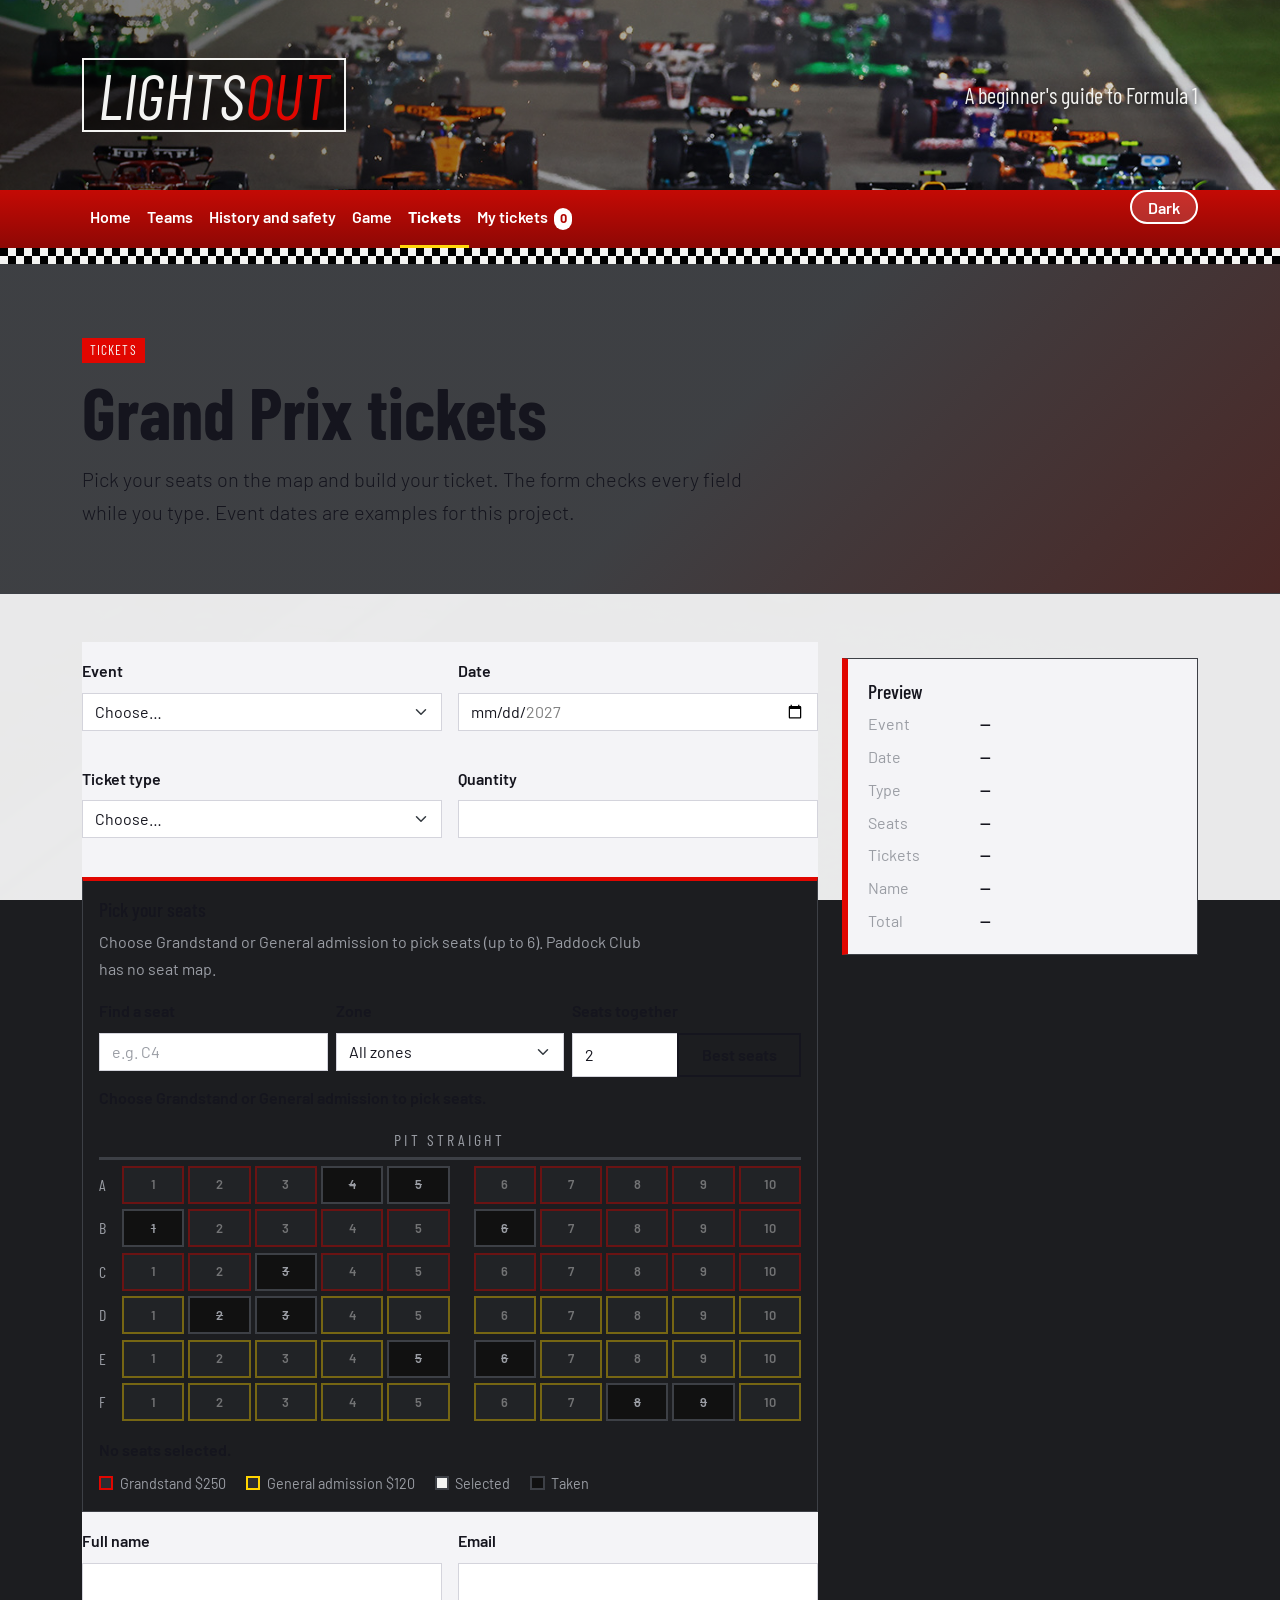
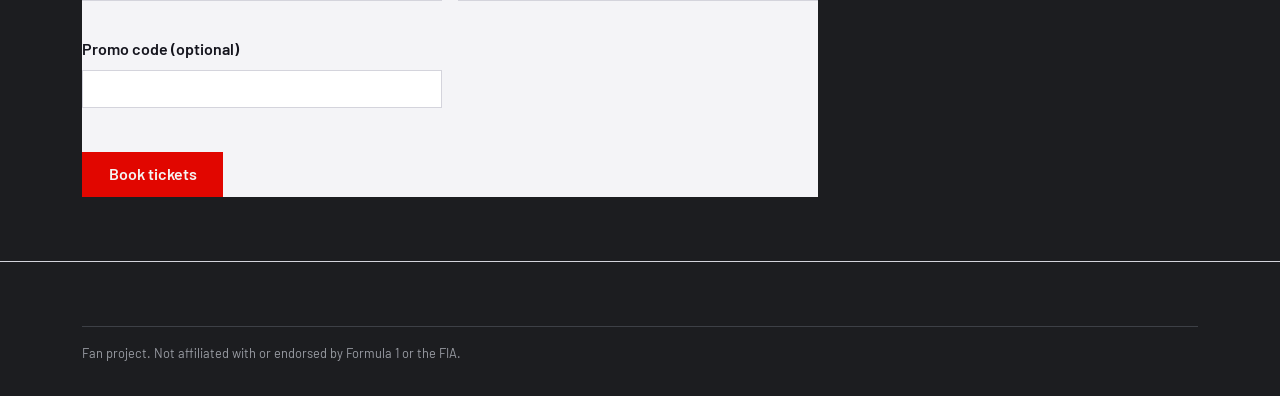
<file: tickets.html>
<!DOCTYPE html>
<html lang="en" >
<head>
<meta charset="UTF-8">
<meta name="viewport" content="width=device-width, initial-scale=1">
<title>Grand Prix tickets | Lights Out</title>
<link rel="icon" href="icon.webp" type="image/png">
<link rel="preconnect" href="https://fonts.googleapis.com">
<link rel="preconnect" href="https://fonts.gstatic.com" crossorigin>
<link href="https://fonts.googleapis.com/css2?family=Barlow+Condensed:wght@600;700&amp;family=Barlow:wght@400;600&amp;display=swap" rel="stylesheet">
<link href="https://cdn.jsdelivr.net/npm/bootstrap@5.3.3/dist/css/bootstrap.min.css" rel="stylesheet">
<link href="css/theme.css" rel="stylesheet">   <!-- перед style.css -->
<link href="css/style.css" rel="stylesheet">
<link href="css/app.css" rel="stylesheet">
<link href="css/theme-fixes.css" rel="stylesheet">
<script src="js/theme.js"></script> 
</head>
<body>
<header class="banner"><div class="container d-flex align-items-center justify-content-between">
<a class="logo" href="index.html">Lights<span>Out</span></a>
<p class="banner-note d-none d-md-block mb-0">A beginner's guide to Formula 1</p></div></header>
<nav class="navbar navbar-expand-md site-nav sticky-top"><div class="container">
<button class="navbar-toggler ms-auto" type="button" data-bs-toggle="collapse" data-bs-target="#mainMenu" aria-controls="mainMenu" aria-expanded="false" aria-label="Toggle navigation"><span class="navbar-toggler-icon"></span></button>
<div class="collapse navbar-collapse" id="mainMenu"><ul class="navbar-nav w-100"><li class="nav-item"><a class="nav-link" href="index.html">Home</a></li><li class="nav-item"><a class="nav-link" href="teams.html">Teams</a></li><li class="nav-item"><a class="nav-link" href="history.html">History and safety</a></li><li class="nav-item"><a class="nav-link" href="play.html">Game</a></li><li class="nav-item"><a class="nav-link active" href="tickets.html" aria-current="page">Tickets</a></li><li class="nav-item"><a class="nav-link" href="mytickets.html">My tickets <span class="nav-count" data-bookings-count>0</span></a></li></ul></div></div></nav>
<div class="flag-strip" aria-hidden="true"></div>
<main>
<header class="page-hero"><div class="container"><span class="tag">Tickets</span><h1>Grand Prix tickets</h1><p class="lead">Pick your seats on the map and build your ticket. The form checks every field while you type. Event dates are examples for this project.</p></div></header>
<section class="section"><div class="container">
<div class="row g-4">
<div class="col-lg-8">
<form id="ticket-form" class="race-form" action="#" novalidate>
 <div id="summary" class="summary d-none" role="alert" tabindex="-1"></div>
 <div class="row g-3">
 <div class="col-md-6"><label class="form-label" for="event">Event</label><select class="form-select" id="event" name="event" required data-field aria-describedby="event-error"><option value="">Choose…</option></select><div class="error-text" id="event-error"></div></div>
 <div class="col-md-6"><label class="form-label" for="date">Date</label><input class="form-control" type="date" id="date" name="date" required min="2027-01-01" max="2027-12-31" data-field aria-describedby="date-error"><div class="error-text" id="date-error"></div></div>
 <div class="col-md-6"><label class="form-label" for="type">Ticket type</label><select class="form-select" id="type" name="type" required data-field aria-describedby="type-error"><option value="">Choose…</option></select><div class="form-text" id="type-hint"></div><div class="error-text" id="type-error"></div></div>
 <div class="col-md-6"><label class="form-label" for="qty">Quantity</label><input class="form-control" type="number" id="qty" name="qty" required min="1" max="6" step="1" data-field aria-describedby="qty-error"><div class="error-text" id="qty-error"></div></div>
 <div class="col-12"><section class="seat-panel" aria-labelledby="seat-title">
  <h2 id="seat-title" class="h5">Pick your seats</h2>
  <p class="seat-help">Choose Grandstand or General admission to pick seats (up to 6). Paddock Club has no seat map.</p>
  <div class="row g-2 mb-2">
   <div class="col-sm-4"><label class="form-label" for="seat-search">Find a seat</label><input class="form-control" id="seat-search" type="search" placeholder="e.g. C4"></div>
   <div class="col-sm-4"><label class="form-label" for="zone-filter">Zone</label><select class="form-select" id="zone-filter"><option value="all">All zones</option></select></div>
   <div class="col-sm-4"><label class="form-label" for="best-count">Seats together</label>
    <div class="input-group"><input class="form-control" type="number" id="best-count" min="1" max="6" value="2"><button class="btn btn-outline" type="button" id="best-btn">Best seats</button></div></div>
  </div>
  <p id="seat-message" class="msg" role="status" aria-live="polite"></p>
  <div id="hall" class="hall"></div>
  <p id="seat-empty" class="empty mt-2"></p>
  <p id="seat-summary" class="seat-summary"></p>
  <ul id="legend" class="legend"></ul>
 </section></div>
 <div class="col-md-6"><label class="form-label" for="fullname">Full name</label><input class="form-control" id="fullname" name="fullname" required minlength="3" maxlength="40" autocomplete="name" data-field aria-describedby="fullname-error"><div class="error-text" id="fullname-error"></div></div>
 <div class="col-md-6"><label class="form-label" for="email">Email</label><input class="form-control" type="email" id="email" name="email" required autocomplete="email" data-field aria-describedby="email-error"><div class="error-text" id="email-error"></div></div>
 <div class="col-md-6"><label class="form-label" for="promo">Promo code (optional)</label><input class="form-control" id="promo" name="promo" maxlength="20" data-field aria-describedby="promo-error"><div class="error-text" id="promo-error"></div></div>
 </div>
 <button class="btn btn-race mt-4" type="submit">Book tickets</button>
</form>
</div>
<div class="col-lg-4">
 <aside class="panel" aria-label="Ticket preview"><h2 class="h5">Preview</h2>
  <dl class="preview">
   <dt>Event</dt><dd id="pv-event">—</dd><dt>Date</dt><dd id="pv-date">—</dd><dt>Type</dt><dd id="pv-type">—</dd>
   <dt>Seats</dt><dd id="pv-seats">—</dd><dt>Tickets</dt><dd id="pv-qty">—</dd><dt>Name</dt><dd id="pv-name">—</dd><dt>Total</dt><dd id="pv-total">—</dd>
  </dl></aside>
 <div id="result" tabindex="-1" aria-live="polite"></div>
</div></div>
</div></section>
</main>
<footer class="site-footer"><div class="container"><p class="legal mb-0">Fan project. Not affiliated with or endorsed by Formula 1 or the FIA.</p></div></footer>
<script src="https://cdn.jsdelivr.net/npm/bootstrap@5.3.3/dist/js/bootstrap.bundle.min.js"></script>
<script src="js/seatmap.js" defer></script>
<script src="js/booking.js"></script>
<script src="js/tickets.js" defer></script>
<script src="https://code.jquery.com/jquery-3.7.1.min.js"></script>
<script src="js/effects.js"></script>
</body>
</html>
</file>
<file: css/theme.css>
/* Criterion 2: light and dark modes with CSS variables.
   ADJUST: replace the hard-coded colors in your own style.css with these variables
   (background, text, cards, borders, inputs, buttons). Keep your own accent colors. */

:root {
  --bg: #ffffff;
  --surface: #f4f4f7;
  --text: #15151e;
  --muted: #5b5b66;
  --border: #d4d4dc;
  --accent: #e10600;
  --accent-text: #ffffff;
  --error: #b00020;
  --success: #1b7f3b;
  --focus: #0a5cff;
}

[data-theme="dark"] {
  --bg: #0f0f14;
  --surface: #1b1b24;
  --text: #f2f2f6;
  --muted: #b4b4c0;
  --border: #3a3a48;
  --accent: #ff4d44;
  --accent-text: #111111;
  --error: #ff8a95;
  --success: #6fdc8c;
  --focus: #7aa7ff;
}

body {
  background: var(--bg);
  color: var(--text);
  transition: background-color .25s ease, color .25s ease;
}

.card, section.card, table, input, select, textarea {
  background: var(--surface);
  color: var(--text);
  border-color: var(--border);
}

/* Visible focus for keyboard users (criterion 1) */
a:focus-visible, button:focus-visible, input:focus-visible,
select:focus-visible, textarea:focus-visible, [tabindex]:focus-visible {
  outline: 3px solid var(--focus);
  outline-offset: 2px;
}

/* Theme toggle button in the navbar */
.theme-toggle {
  background: transparent;
  color: var(--text);
  border: 1px solid var(--border);
  border-radius: 999px;
  padding: .35rem .9rem;
  font: inherit;
  cursor: pointer;
  transition: background-color .2s ease, transform .15s ease;
}
.theme-toggle:hover { background: var(--surface); transform: translateY(-1px); }

/* Navbar counter for saved tickets */
.nav-count {
  display: inline-block;
  min-width: 1.4em;
  padding: 0 .4em;
  margin-left: .25em;
  border-radius: 999px;
  background: var(--accent);
  color: var(--accent-text);
  font-size: .8em;
  text-align: center;
}

/* Form states (criterion 4 and 6) */
.field-error { color: var(--error); font-size: .9rem; margin-top: .25rem; min-height: 1.2em; }
input.invalid, select.invalid { border-color: var(--error); }
.form-success {
  display: none;
  padding: .75rem 1rem;
  border: 1px solid var(--success);
  border-radius: 8px;
  color: var(--success);
}

/* Empty state */
.empty-state {
  padding: 2rem 1rem;
  text-align: center;
  color: var(--muted);
  border: 1px dashed var(--border);
  border-radius: 12px;
}

/* Back to top (jQuery effect) */
#back-to-top {
  position: fixed; right: 1rem; bottom: 1rem; display: none;
  padding: .6rem .9rem; border-radius: 999px; border: 0;
  background: var(--accent); color: var(--accent-text); cursor: pointer;
}

/* Hover effects on cards and buttons (criterion 5) */
.card { transition: transform .2s ease, box-shadow .2s ease; }
.card:hover { transform: translateY(-4px); box-shadow: 0 8px 20px rgba(0,0,0,.18); }

@media (prefers-reduced-motion: reduce) {
  * { transition: none !important; animation: none !important; }
}
</file>
<file: css/style.css>
:root {
  --asphalt: #1c1d20;
  --track: #2b2d31;
  --line: #3d4046;
  --white: #f4f4f2;
  --muted: #9a9da4;
  --red: #e10600;
  --flag: #ffd400;

  --font-head: "Barlow Condensed", Impact, sans-serif;
  --font-body: "Barlow", system-ui, sans-serif;

  --bs-body-bg: var(--asphalt);
  --bs-body-color: var(--white);
  --bs-body-font-family: var(--font-body);
  --bs-link-color: var(--white);
  --bs-link-hover-color: var(--flag);
  --bs-border-color: var(--line);
}

html { scroll-behavior: smooth; scroll-padding-top: 72px; }

body {
  line-height: 1.65;
  background: linear-gradient(rgba(28, 29, 32, 0.9), rgba(28, 29, 32, 0.94)), url("../img/bground.avif") center / cover fixed, var(--asphalt);
}

h1, h2, h3, .navbar-brand { font-family: var(--font-head); font-weight: 700; text-transform: none; }
h2 { font-size: 2rem; margin-bottom: 1rem; }
p { max-width: 62ch; }
.section { padding: 4rem 0; }


.hero { padding: 2rem 0 3rem; }
.hero-title { font-size: 3rem; line-height: 1; margin: 0.75rem 0 1.25rem; animation: reveal 0.6s ease 3.8s both; }
.btn-race { background: var(--red); color: var(--white); border-radius: 0; padding: 0.6rem 1.6rem; font-weight: 600; }
.btn-race:hover { background: var(--flag); color: var(--asphalt); }
.scroll-hint { color: var(--muted); font-size: 0.9rem; }

.lights { display: flex; gap: 0.6rem; background: #000; padding: 0.9rem 1.1rem; border-radius: 0.6rem; width: max-content; max-width: 100%; margin-bottom: 2rem; }
.lights span {
  width: 2.2rem; height: 2.2rem; border-radius: 50%;
  background: var(--track);
  animation: lightOn 0.15s forwards, lightOff 0.15s forwards;
  animation-delay: calc(var(--i) * 0.6s), 3.6s;  
}
@keyframes lightOn  { to { background: var(--red); box-shadow: 0 0 18px var(--red); } }
@keyframes lightOff { to { background: var(--track); box-shadow: none; } }
@keyframes reveal   { from { opacity: 0; transform: translateY(12px); } to { opacity: 1; transform: none; } }


.schedule .list-group-item { background: var(--track); border-color: var(--line); display: flex; flex-direction: column; padding: 1rem 1.25rem; }
.schedule strong { font-family: var(--font-head); font-size: 1.4rem; color: var(--flag); }
.schedule span { color: var(--muted); }


.facts { background: var(--track); padding: 3rem 1rem; border-top: 6px solid var(--white); }
.facts-inner { max-width: 1200px; margin: 0 auto; }
.facts-title { font-size: 1.75rem; margin-bottom: 1.5rem; text-align: left; }  
.facts-grid { display: grid; grid-template-columns: 1fr; gap: 1rem; }           
.fact { border-left: 4px solid var(--red); padding-left: 1rem; }
.fact-value { font-family: var(--font-head); font-size: 3rem; line-height: 1; margin: 0; }
.fact-label { color: var(--muted); margin: 0.4rem 0 0; }

@media (min-width: 768px) {       
  .facts { padding: 4rem 2rem; }
  .facts-grid { grid-template-columns: repeat(2, 1fr); gap: 2rem; }
}
@media (min-width: 1200px) {      
  .facts { padding: 5rem 3rem; }
  .facts-title { font-size: 2.75rem; text-align: center; margin-bottom: 3rem; }
  .facts-grid { grid-template-columns: repeat(4, 1fr); gap: 2.5rem; }
  .fact-value { font-size: 4rem; }
}


.race-card { background: var(--track); border: 1px solid var(--line); border-top: 4px solid var(--red); border-radius: 0; transition: border-top-color 0.3s ease; }
.race-card:hover { border-top-color: var(--flag); }
.race-card a { font-weight: 600; text-decoration: underline; text-underline-offset: 4px; }

.accordion {
  --bs-accordion-bg: transparent;
  --bs-accordion-btn-bg: var(--track);
  --bs-accordion-active-bg: var(--red);
  --bs-accordion-active-color: var(--white);
  --bs-accordion-border-color: var(--line);
  --bs-accordion-border-radius: 0;
  --bs-accordion-inner-border-radius: 0;
  --bs-accordion-btn-focus-box-shadow: 0 0 0 0.2rem rgba(255, 212, 0, 0.5);
}
.accordion-button { font-family: var(--font-head); font-size: 1.3rem; }


.site-footer { border-top: 1px solid var(--line); padding: 2rem 0; color: var(--muted); font-size: 0.9rem; }


@media (min-width: 768px) {
  .hero-title { font-size: 4.5rem; }
  h2 { font-size: 2.5rem; }
  .lights span { width: 3rem; height: 3rem; }
}
@media (min-width: 992px) {
  .hero { padding: 3rem 0 4rem; }
  .hero-title { font-size: 5rem; }
}

@media (prefers-reduced-motion: reduce) {
  html { scroll-behavior: auto; }
  .lights span, .hero-title { animation: none; }
  * { transition: none !important; }
}



.tag { display: inline-block; background: var(--red); color: var(--white); font-family: var(--font-head); font-size: 0.85rem; letter-spacing: 0.08em; text-transform: uppercase; padding: 0.1rem 0.5rem; }

.feature { background: linear-gradient(135deg, var(--track) 60%, #3a1210); padding: 1.5rem; height: 100%; border-left: 6px solid var(--red); }
.list-title { font-size: 1.25rem; text-transform: uppercase; letter-spacing: 0.08em; color: var(--muted); }
.feature-list li { border-top: 1px solid var(--line); }
.feature-list a { display: block; padding: 1rem 0; font-family: var(--font-head); font-size: 1.4rem; line-height: 1.2; text-decoration: none; }
.feature-list .tag { display: block; width: max-content; margin-bottom: 0.4rem; }

.data-table { --bs-table-bg: transparent; --bs-table-color: var(--white); --bs-table-border-color: var(--line); }
.data-table caption { color: var(--muted); }
.data-table thead th { font-family: var(--font-head); text-transform: uppercase; letter-spacing: 0.08em; color: var(--muted); border-bottom: 2px solid var(--red); }
.data-table.rank tbody tr:first-child td, .data-table.rank tbody tr:first-child th { color: var(--flag); font-weight: 700; }

.footer-brand { font-family: var(--font-head); font-size: 1.6rem; color: var(--white); margin-bottom: 0.25rem; }
.footer-title { font-family: var(--font-head); font-size: 1.1rem; text-transform: uppercase; letter-spacing: 0.08em; color: var(--white); }
.site-footer ul li { margin-bottom: 0.4rem; }
.site-footer a { color: var(--muted); }
.site-footer a:hover { color: var(--flag); }
.legal { border-top: 1px solid var(--line); margin-top: 2rem; padding-top: 1rem; font-size: 0.8rem; max-width: none; }

@media (min-width: 992px) {
  .feature { padding: 3rem; clip-path: polygon(0 0, 100% 0, 100% 88%, 94% 100%, 0 100%); }   
}

.banner {
  min-height: 150px;
  display: flex;
  align-items: center;
  background: linear-gradient(90deg, rgba(0, 0, 0, 0.55), rgba(0, 0, 0, 0.1)), url("../img/HEAD.jpeg") center / cover, #101512;
}
.logo { font-family: var(--font-head); font-size: 3rem; line-height: 1; color: var(--white); text-decoration: none; text-transform: uppercase; font-style: italic; background: rgba(0, 0, 0, 0.5); border: 2px solid var(--white); padding: 0.2rem 0.9rem; }
.logo span { color: var(--red); }
.logo:hover { color: var(--white); }
.banner-note { color: var(--white); font-family: var(--font-head); font-size: 1.4rem; text-shadow: 0 2px 6px #000; }

.site-nav { background: linear-gradient(#c40a05, #8e0805); padding: 0; }
.site-nav .nav-link { color: var(--white); font-weight: 600; padding: 0.9rem 1rem; border-bottom: 3px solid transparent; }
.site-nav .nav-link:hover { color: var(--white); border-bottom-color: var(--white); }
.site-nav .navbar-toggler { border-color: rgba(255, 255, 255, 0.6); margin: 0.5rem 0; }

@media (min-width: 768px) {
  .banner { min-height: 190px; }
  .logo { font-size: 4rem; }
}



.flag-strip {
  height: 16px;
  background: repeating-conic-gradient(var(--white) 0 25%, #000 0 50%) 0 0 / 16px 16px;
}


.site-nav .nav-link.active { border-bottom-color: var(--flag); }


.page-hero {
  padding: 3rem 0 2rem;
  background: linear-gradient(135deg, rgba(43, 45, 49, 0.9) 55%, rgba(58, 18, 16, 0.9));
  border-bottom: 1px solid var(--line);
}
.page-hero h1 { font-size: 3rem; line-height: 1; margin: 0.75rem 0 1rem; }
@media (min-width: 768px) { .page-hero { padding: 4.5rem 0 3rem; } .page-hero h1 { font-size: 4.5rem; } }


@media (min-width: 1200px) { .tips-grid { grid-template-columns: repeat(3, 1fr); } }


.timeline { list-style: none; margin: 0; padding: 0 0 0 0.25rem; border-left: 3px solid var(--red); }
.timeline li {
  display: grid;
  grid-template-columns: 1fr;
  gap: 0.15rem;
  position: relative;
  padding: 0 0 1.75rem 1.5rem;
}
.timeline li::before {
  content: "";
  position: absolute;
  left: -0.9rem;
  top: 0.55rem;
  width: 0.9rem;
  height: 0.9rem;
  border-radius: 50%;
  background: var(--asphalt);
  border: 3px solid var(--red);
  transition: background 0.3s ease;
}
.timeline li:hover::before { background: var(--flag); }
.timeline-year { font-family: var(--font-head); font-size: 2rem; line-height: 1.1; color: var(--flag); }
.timeline p { margin: 0; }
@media (min-width: 768px) {
  .timeline li { grid-template-columns: 6rem 1fr; gap: 1.5rem; }
}


.race-form .form-label { font-weight: 600; }
.race-form .form-control, .race-form .form-select {
  background-color: var(--track);
  border: 1px solid var(--line);
  border-radius: 0;
  color: var(--white);
}
.race-form .form-control:focus, .race-form .form-select:focus {
  border-color: var(--flag);
  box-shadow: 0 0 0 0.2rem rgba(255, 212, 0, 0.35);
}
.race-form legend { font-size: 1rem; margin-bottom: 0.5rem; }
.race-form .form-check-input:checked { background-color: var(--red); border-color: var(--red); }

.driver-card { overflow: hidden; }

.driver-card .team-head {
  background: var(--team);
  color: var(--on, #fff);
  font-family: "Barlow Condensed", sans-serif;
  font-weight: 700;
  font-size: 1.25rem;
  letter-spacing: .04em;
  text-transform: uppercase;
  padding: .6rem 1rem;
}

.driver-list { list-style: none; margin: 0; padding: 0; }

.driver {
  position: relative;
  display: flex;
  align-items: flex-end;
  gap: .75rem;
  min-height: 150px;
  padding: .75rem 1rem;
  color: #fff;
  background-color: #1a1a1a;
  background-image:
    linear-gradient(to top, rgba(0,0,0,.85), rgba(0,0,0,.1) 70%),
    var(--photo);
  background-size: cover;
  background-position: center top;
}
.driver + .driver { border-top: 2px solid var(--team); }

.driver .num {
  font-family: "Barlow Condensed", sans-serif;
  font-weight: 700;
  font-size: 2rem;
  line-height: 1;
  color: var(--team);
  text-shadow: 0 1px 4px rgba(0,0,0,.8);
}
.driver .name {
  font-weight: 600;
  text-shadow: 0 1px 4px rgba(0,0,0,.8);
}

.page-hero--history {
  background-image:
    linear-gradient(rgba(0,0,0,.65), rgba(0,0,0,.65)),
    url('../img/history.jpg');
  background-size: cover;
  background-position: center;
  background-repeat: no-repeat;
}
.race-card { transition: transform .2s, box-shadow .2s; }
.race-card:hover { transform: translateY(-4px); box-shadow: 0 8px 20px rgba(0,0,0,.4); }
.back-top { position: fixed; right: 1rem; bottom: 1rem; width: 2.75rem; height: 2.75rem; background: var(--red); color: var(--white); border: 2px solid var(--white); border-radius: 0; font-size: 1.25rem; z-index: 1030; }
.back-top:hover { background: var(--white); color: var(--asphalt); }

html { scroll-padding-top: 70px; }

.back-top {
  position: fixed;
  right: 1rem;
  bottom: 1rem;
  width: 44px;
  height: 44px;
  border: 0;
  border-radius: 50%;
  background: var(--accent);
  color: var(--accent-text);
  font-size: 1.25rem;
  cursor: pointer;
  z-index: 50;
  transition: transform .15s ease;
}
.back-top:hover { transform: translateY(-2px); }
.back-top:focus-visible { outline: 3px solid var(--focus); outline-offset: 2px; }
</file>
<file: css/app.css>
/* Styles for the Assignment 5 pages. Colors and fonts come from style.css */
.panel { background: var(--track); border: 1px solid var(--line); border-left: 6px solid var(--red); padding: 1.25rem; }
.status { display: flex; flex-wrap: wrap; gap: 1.5rem; font-family: var(--font-head); font-size: 1.4rem; margin-bottom: 1rem; }
.lives { color: var(--red); letter-spacing: .15em; }
.life-lost { color: var(--line); }
.circuit { background: var(--asphalt); border: 1px solid var(--line); padding: 1rem; height: 100%; }
.circuit .label { color: var(--muted); text-transform: uppercase; letter-spacing: .08em; margin: 0; }
.circuit h2 { font-size: 1.6rem; margin: .25rem 0; }
.big { font-family: var(--font-head); font-size: 3rem; line-height: 1; color: var(--flag); margin: 0; }

.btn-outline { background: transparent; border: 2px solid var(--white); border-radius: 0; color: var(--white); font-weight: 600; padding: .5rem 1.4rem; }
.btn-outline:hover { border-color: var(--flag); color: var(--flag); }
.btn:disabled, .btn-race:disabled { background: var(--line); border-color: var(--line); color: var(--muted); cursor: not-allowed; opacity: .8; }
.btn:focus-visible, .form-control:focus-visible, .form-select:focus-visible { outline: 3px solid var(--flag); outline-offset: 2px; }

.msg { min-height: 1.6rem; font-weight: 600; }
.msg-ok { color: #4cd964; }
.msg-bad { color: #ff6b63; }
.panel.is-win { border-left-color: #4cd964; }
.panel.is-lose { border-left-color: var(--muted); }
.move-log { color: var(--muted); padding-left: 1.2rem; margin: 0; }
.move-log:empty::before { content: "No moves yet."; }

/* seat map */
.seat-panel { background: var(--asphalt); border: 1px solid var(--line); border-top: 4px solid var(--red); padding: 1rem; }
.seat-help, .empty { color: var(--muted); }
.hall { display: grid; gap: .35rem; margin: .5rem 0; }
.track-label { text-align: center; font-family: var(--font-head); text-transform: uppercase; letter-spacing: .2em; color: var(--muted); border-bottom: 3px solid var(--line); padding-bottom: .25rem; }
.seat-row { display: flex; align-items: center; gap: .25rem; }
.row-label { width: 1.2rem; font-family: var(--font-head); color: var(--muted); }
.aisle { flex: 0 0 1rem; }
.seat { flex: 1; min-width: 0; padding: .4rem 0; background: var(--track); border: 2px solid var(--line); color: var(--white); font-size: .8rem; font-weight: 600; }
.seat.zone-stand { border-color: var(--red); }
.seat.zone-ga { border-color: var(--flag); }
.seat:hover { background: var(--line); }
.seat:focus-visible { outline: 3px solid var(--white); outline-offset: 1px; }
.seat.is-selected { background: var(--white); color: var(--asphalt); }
.seat.is-taken { background: #111; border-color: var(--line); color: var(--muted); text-decoration: line-through; cursor: not-allowed; }
.seat.is-locked { opacity: .4; cursor: not-allowed; }
.seat.is-dim { opacity: .2; }
.seat-summary { font-weight: 600; margin: .5rem 0; }
.legend { display: flex; flex-wrap: wrap; gap: .5rem 1.25rem; list-style: none; padding: 0; margin: 0; color: var(--muted); font-size: .9rem; }
.legend li::before { content: ""; display: inline-block; width: .9rem; height: .9rem; margin-right: .4rem; vertical-align: -.1rem; border: 2px solid var(--line); background: var(--track); }
.legend .key-stand::before { border-color: var(--red); }
.legend .key-ga::before { border-color: var(--flag); }
.legend .key-selected::before { background: var(--white); }
.legend .key-taken::before { background: #111; }

/* form */
.error-text { color: #ff6b63; font-size: .9rem; min-height: 1.2rem; }
.race-form .form-control.is-invalid, .race-form .form-select.is-invalid { border-color: var(--red); background-color: rgba(225, 6, 0, .12); }
.race-form .form-control.is-valid, .race-form .form-select.is-valid { border-color: #4cd964; }
.summary { border: 2px solid var(--red); background: rgba(225, 6, 0, .15); padding: .75rem 1rem; margin-bottom: 1rem; font-weight: 600; }
.preview { display: grid; grid-template-columns: 6rem 1fr; gap: .4rem 1rem; margin: 0; }
.preview dt { color: var(--muted); font-weight: 400; }
.preview dd { margin: 0; font-weight: 600; }
.ticket-done { border: 2px dashed var(--flag); background: var(--track); padding: 1.25rem; margin-top: 1rem; }
.ticket-done .code { font-family: var(--font-head); font-size: 2.2rem; color: var(--flag); margin: 0; }
@media (prefers-reduced-motion: reduce) { * { transition: none !important; } }
</file>
<file: css/theme-fixes.css>
/* Подключи ПОСЛЕДНИМ на каждой странице (после style.css и app.css):
   <link href="css/theme-fixes.css" rel="stylesheet">
   ADJUST: селекторы помечены комментарием, подгони под свои классы. */

/* 1. Слой поверх фонового фото: тёмный в dark, светлый в light.
      Фото остаётся, но текст читается в обоих режимах. */
:root {
  --photo-overlay: rgba(255, 255, 255, 0.90);
  --year-color: #9a6b00;          /* тёмное золото: читается на светлом фоне */
}
[data-theme="dark"] {
  --photo-overlay: rgba(12, 12, 18, 0.78);
  --year-color: #ffd60a;          /* твой жёлтый для тёмного режима */
}

body::before {
  content: "";
  position: fixed;
  inset: 0;
  background: var(--photo-overlay);
  z-index: -1;
  pointer-events: none;
  transition: background-color .25s ease;
}

/* 2. Годы на таймлайне (history.html) */
.timeline-year,            /* ADJUST: класс, на котором у тебя жёлтые годы */
.timeline .year {
  color: var(--year-color);
}

/* 3. Навбар красный в обоих режимах, поэтому его текст всегда белый */
.site-nav .nav-link,
.site-nav .nav-link:hover,
.site-nav .nav-link:focus-visible,
.site-nav .nav-link.active {
  color: #ffffff;
}
.site-nav .nav-link.active {
  font-weight: 700;
  border-bottom: 3px solid #ffd60a;     /* подсветка текущей страницы */
}

/* 4. Счётчик My tickets: белый на красном навбаре */
.site-nav .nav-count {
  background: #ffffff;
  color: #b00500;
  font-weight: 700;
}

/* 5. Кнопка темы в навбаре: заметная, белая на красном */
.site-nav .theme-toggle {
  background: rgba(255, 255, 255, 0.15);
  color: #ffffff;
  border: 2px solid #ffffff;
  border-radius: 999px;
  padding: .35rem 1rem;
  font-weight: 600;
  line-height: 1.2;
  display: inline-flex;
  align-items: center;
  gap: .4rem;
  transition: background-color .2s ease, transform .15s ease;
}
.site-nav .theme-toggle:hover {
  background: #ffffff;
  color: #b00500;
  transform: translateY(-1px);
}
.site-nav .theme-toggle:focus-visible {
  outline: 3px solid #ffd60a;
  outline-offset: 2px;
}

/* На телефоне кнопка внутри раскрытого меню: на всю ширину, не прижата к краю */
@media (max-width: 767.98px) {
  .site-nav .theme-toggle { width: 100%; justify-content: center; margin: .5rem 0; }
}

/* 6. Карточки и блоки Bootstrap берут цвета темы */
[data-theme="light"] .card,
[data-theme="light"] .panel,
[data-theme="light"] .race-form {
  background: var(--surface);
  color: var(--text);
}

/* 7. Таблицы (teams.html, таблица очков на index.html) в обоих режимах.
      Bootstrap красит ячейки через свои переменные, поэтому переопределяем и их.
      Селектор с [data-theme] сильнее обычных .class td из style.css. */
[data-theme] table,
[data-theme] .table {
  --bs-table-color: var(--text);
  --bs-table-bg: transparent;
  --bs-table-border-color: var(--border);
  --bs-table-striped-color: var(--text);
  --bs-table-hover-color: var(--text);
  color: var(--text);
}
[data-theme] table td,
[data-theme] table th[scope="row"],
[data-theme] .table > :not(caption) > * > * {
  color: var(--text);
  background-color: transparent;
  border-color: var(--border);
}
[data-theme] table thead th {
  color: var(--muted);          /* контраст не ниже 4.5:1 в обоих режимах */
  border-bottom: 2px solid var(--accent);
}
[data-theme] table caption {
  color: var(--muted);
}
[data-theme] table tbody tr:hover > * {
  background-color: color-mix(in srgb, var(--accent) 10%, transparent);
}

/* 8. Поля форм (contact-форма на главной, билеты, поиск мест) */
:root { --field-bg: #ffffff; }
[data-theme="dark"] { --field-bg: #23232d; }

[data-theme] .form-control,
[data-theme] .form-select {
  background-color: var(--field-bg);
  color: var(--text);
  border: 1px solid var(--border);
}
[data-theme] .form-control::placeholder { color: var(--muted); opacity: 1; }
[data-theme] .form-control:focus,
[data-theme] .form-select:focus {
  border-color: var(--accent);
  box-shadow: 0 0 0 .2rem color-mix(in srgb, var(--accent) 30%, transparent);
}
[data-theme] .form-control.is-invalid,
[data-theme] .form-select.is-invalid { border-color: var(--error); }
[data-theme] .form-control.is-valid,
[data-theme] .form-select.is-valid { border-color: var(--success); }

[data-theme] .form-label,
[data-theme] .form-check-label { color: var(--text); }
[data-theme] .form-text,
[data-theme] .seat-help { color: var(--muted); }
[data-theme] .error-text { color: var(--error); }

/* Radio и checkbox: видны в обоих режимах */
[data-theme] .form-check-input {
  background-color: var(--field-bg);
  border: 2px solid var(--muted);
}
[data-theme] .form-check-input:checked {
  background-color: var(--accent);
  border-color: var(--accent);
}
[data-theme] .form-check-input:focus-visible {
  outline: 3px solid var(--focus);
  outline-offset: 2px;
  box-shadow: none;
}

/* 9. Аккордеон глоссария (Bootstrap accordion) */
[data-theme] .accordion-item {
  background: var(--surface);
  color: var(--text);
  border-color: var(--border);
}
[data-theme] .accordion-button {
  background: var(--surface);
  color: var(--text);
  box-shadow: none;
}
[data-theme] .accordion-button:not(.collapsed) {
  background: var(--accent);
  color: var(--accent-text);
}
[data-theme="light"] .accordion-button:not(.collapsed)::after { filter: brightness(0) invert(1); }
[data-theme="dark"] .accordion-button:not(.collapsed)::after { filter: brightness(0); }
[data-theme] .accordion-button:focus-visible {
  outline: 3px solid var(--focus);
  outline-offset: -3px;
}
[data-theme] .accordion-body {
  background: var(--surface);
  color: var(--text);
}

/* 10. Футер */
[data-theme] .site-footer { color: var(--muted); border-top: 1px solid var(--border); }
[data-theme] .site-footer h1,
[data-theme] .site-footer h2,
[data-theme] .site-footer h3,
[data-theme] .site-footer h4,
[data-theme] .site-footer h5,
[data-theme] .site-footer h6,
[data-theme] .site-footer .logo,
[data-theme] .site-footer strong { color: var(--text); }
[data-theme] .site-footer a { color: var(--text); text-decoration: underline; }
[data-theme] .site-footer a:hover { color: var(--accent); }
[data-theme] .site-footer .legal { color: var(--muted); }

/* 11. Контурные кнопки (Best seats, Lower, New game) */
[data-theme] .btn-outline {
  background: transparent;
  color: var(--text);
  border: 2px solid var(--text);
}
[data-theme] .btn-outline:hover,
[data-theme] .btn-outline:focus-visible {
  background: var(--text);
  color: var(--bg);
}

/* 12. Игра: тёмные карточки трасс остаются тёмными в обоих режимах,
      значит текст внутри всегда светлый.
      Класс .circuit взят из play.html. */
[data-theme] .circuit,
[data-theme] .circuit h2,
[data-theme] .circuit h3,
[data-theme] .circuit p {
  color: #f2f2f6;
}
[data-theme] .circuit .label { color: #b4b4c0; }
[data-theme] .circuit .big { color: #ffd60a; }
</file>
